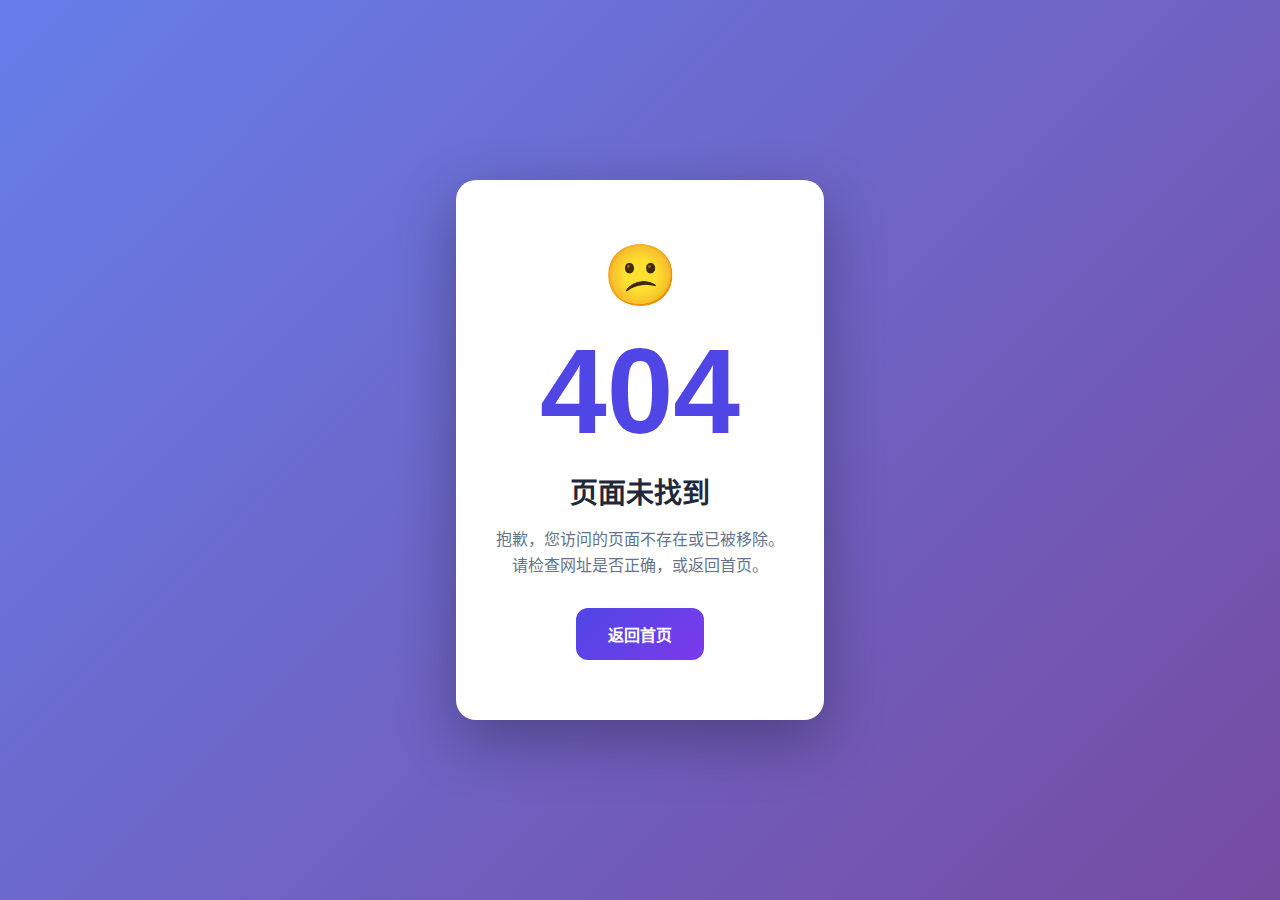
<file: webapp/404-en.html>
<!DOCTYPE html>
<html lang="zh-CN">
<head>
    <meta charset="UTF-8">
    <meta name="viewport" content="width=device-width, initial-scale=1.0">
    <title>404 - 页面未找到 | AiToWords</title>
    <meta name="description" content="抱歉，您访问的页面不存在。返回 AiToWords 首页继续使用 AI 对话转 Word 工具。">
    <meta name="robots" content="noindex, follow">
    
    <!-- Favicon -->
    <link rel="icon" type="image/png" href="extension/icons/icon128.png">
    
    <style>
        * {
            margin: 0;
            padding: 0;
            box-sizing: border-box;
        }
        body {
            font-family: -apple-system, BlinkMacSystemFont, 'Segoe UI', Roboto, 'Helvetica Neue', Arial, sans-serif;
            background: linear-gradient(135deg, #667eea 0%, #764ba2 100%);
            min-height: 100vh;
            display: flex;
            align-items: center;
            justify-content: center;
            padding: 20px;
        }
        .container {
            background: white;
            border-radius: 20px;
            padding: 60px 40px;
            text-align: center;
            max-width: 500px;
            box-shadow: 0 20px 60px rgba(0, 0, 0, 0.3);
        }
        .error-code {
            font-size: 120px;
            font-weight: 700;
            color: #4f46e5;
            line-height: 1;
            margin-bottom: 20px;
        }
        h1 {
            font-size: 28px;
            color: #1e293b;
            margin-bottom: 16px;
        }
        p {
            color: #64748b;
            font-size: 16px;
            line-height: 1.6;
            margin-bottom: 30px;
        }
        .btn {
            display: inline-block;
            background: linear-gradient(135deg, #4f46e5 0%, #7c3aed 100%);
            color: white;
            padding: 14px 32px;
            border-radius: 12px;
            text-decoration: none;
            font-weight: 600;
            font-size: 16px;
            transition: transform 0.2s, box-shadow 0.2s;
        }
        .btn:hover {
            transform: translateY(-2px);
            box-shadow: 0 10px 20px rgba(79, 70, 229, 0.3);
        }
        .icon {
            font-size: 60px;
            margin-bottom: 20px;
        }
    </style>
</head>
<body>
    <div class="container">
        <div class="icon">😕</div>
        <div class="error-code">404</div>
        <h1>页面未找到</h1>
        <p>抱歉，您访问的页面不存在或已被移除。<br>请检查网址是否正确，或返回首页。</p>
        <a href="/" class="btn">返回首页</a>
    </div>
</body>
</html>
</file>
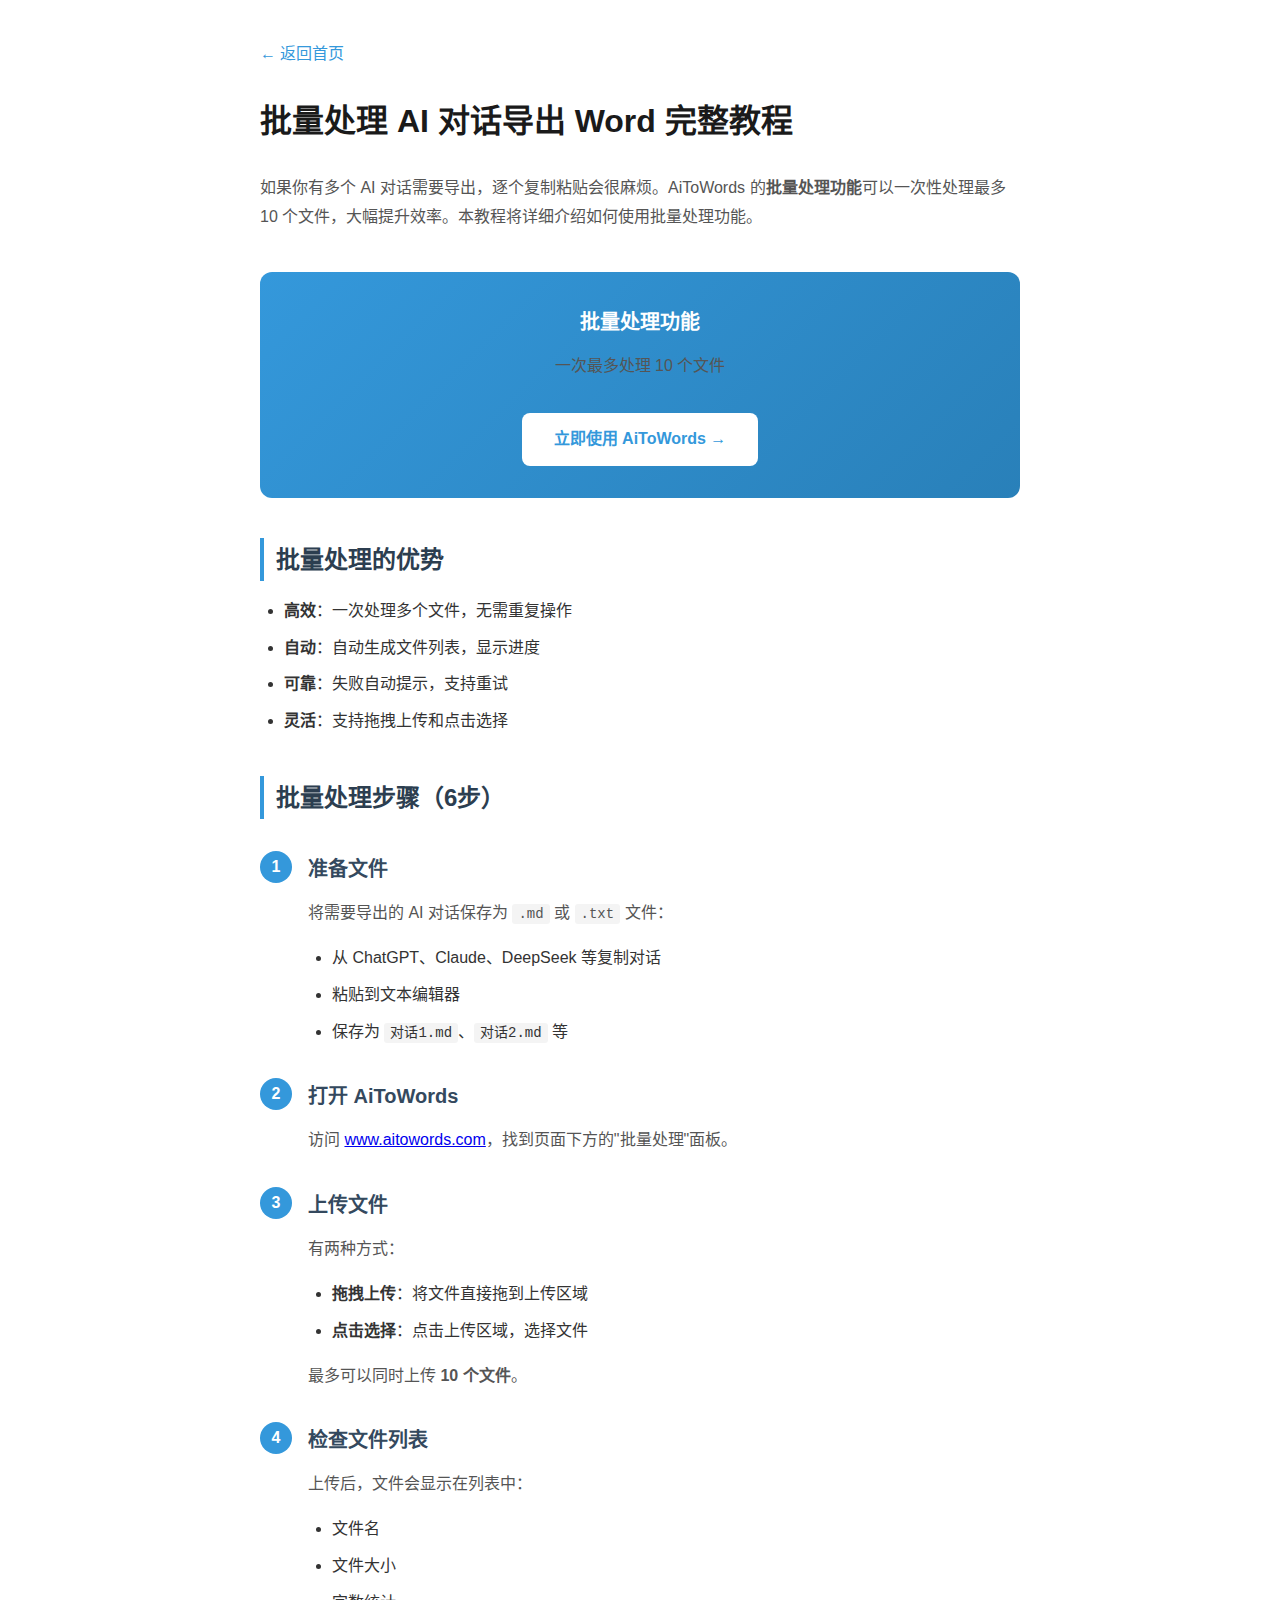
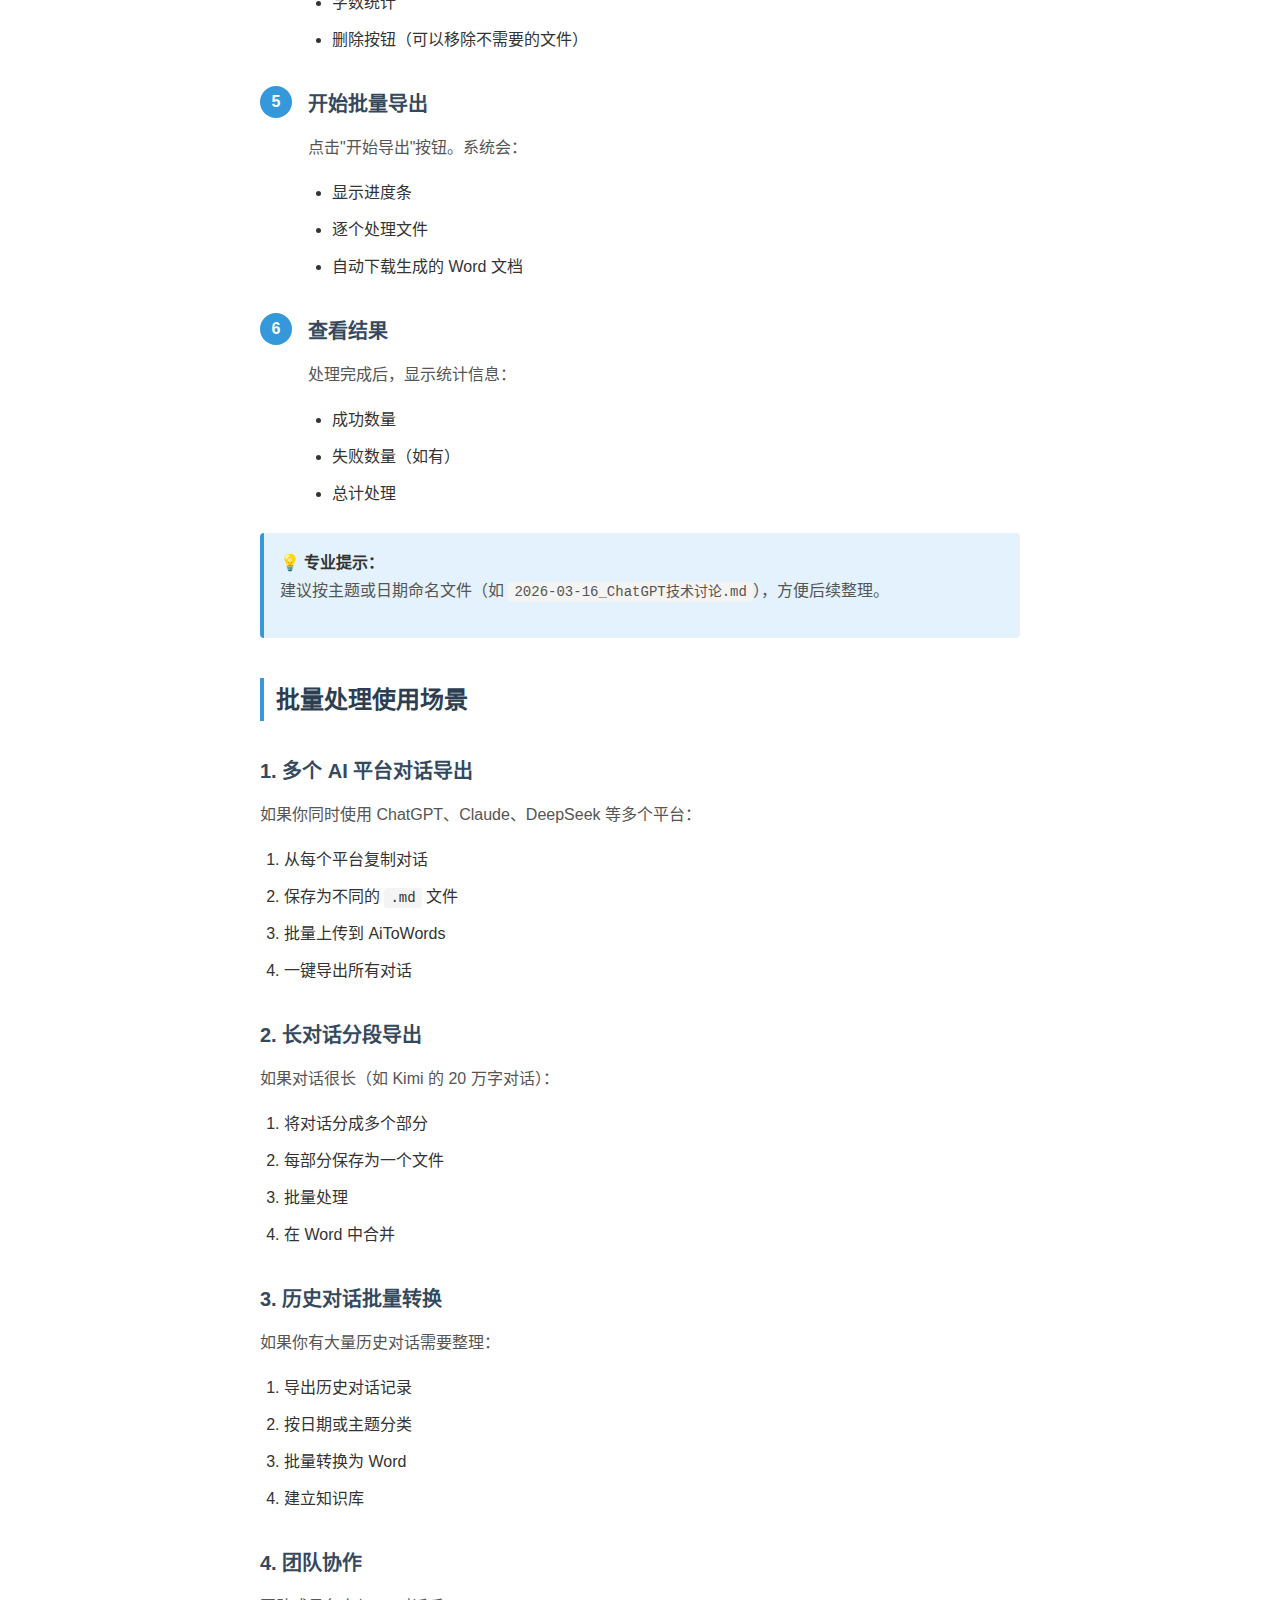
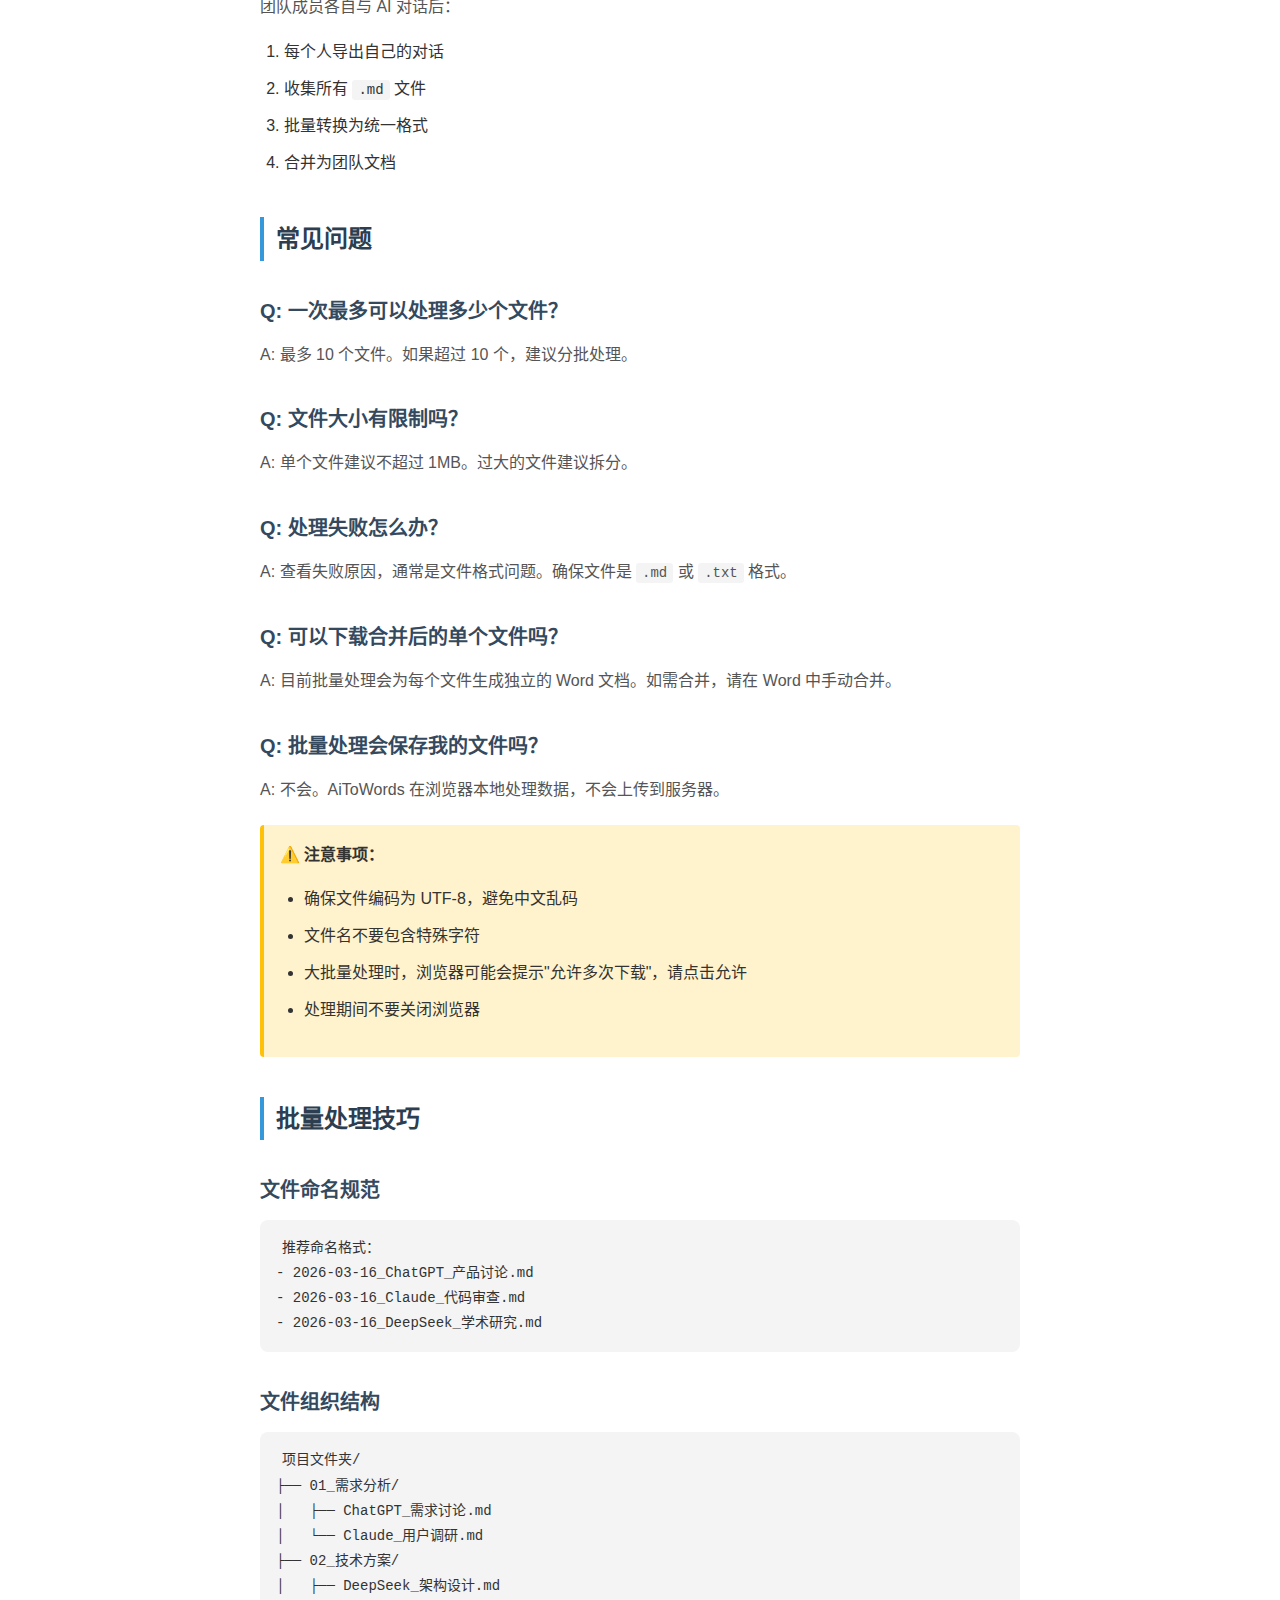
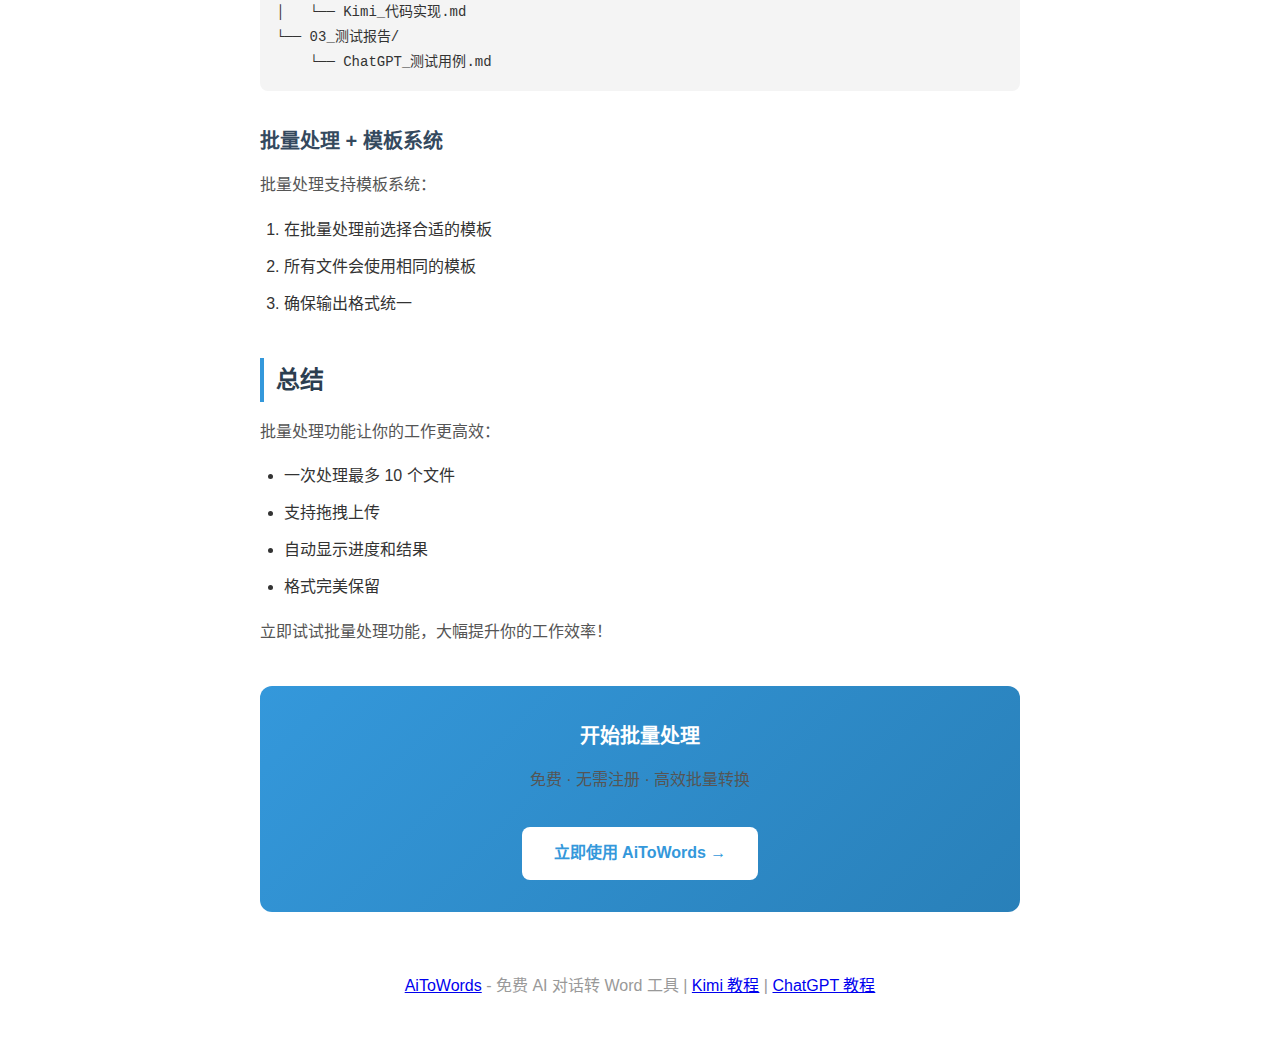
<file: webapp/batch-export.html>
<!DOCTYPE html>
<html lang="zh-CN">
<head>
    <meta charset="UTF-8">
    <meta name="viewport" content="width=device-width, initial-scale=1.0">
    <title>批量处理 AI 对话导出 Word 教程 | AiToWords 免费工具</title>
    <meta name="description" content="详细讲解如何使用 AiToWords 批量处理功能，一次性导出多个 AI 对话为 Word 文档。支持多文件上传，最多 10 个文件。">
    <meta name="keywords" content="批量导出Word,多文件转换,AI对话批量处理,Markdown批量转换">
    <link rel="canonical" href="https://www.aitowords.com/batch-export.html">
    <link rel="icon" type="image/png" href="extension/icons/icon128.png">
    
    <style>
        * { margin: 0; padding: 0; box-sizing: border-box; }
        body {
            font-family: -apple-system, BlinkMacSystemFont, 'Segoe UI', sans-serif;
            line-height: 1.8;
            color: #333;
            max-width: 800px;
            margin: 0 auto;
            padding: 40px 20px;
        }
        h1 { font-size: 32px; margin-bottom: 24px; color: #1a1a1a; }
        h2 { font-size: 24px; margin: 40px 0 16px; color: #2c3e50; border-left: 4px solid #3498db; padding-left: 12px; }
        h3 { font-size: 20px; margin: 32px 0 12px; color: #34495e; }
        p { margin-bottom: 16px; color: #555; }
        ul, ol { margin: 16px 0; padding-left: 24px; }
        li { margin-bottom: 8px; }
        code {
            background: #f4f4f4;
            padding: 2px 6px;
            border-radius: 3px;
            font-family: 'Courier New', monospace;
            font-size: 14px;
        }
        .tip-box {
            background: #e3f2fd;
            border-left: 4px solid #3498db;
            padding: 16px;
            margin: 20px 0;
            border-radius: 4px;
        }
        .warning-box {
            background: #fff3cd;
            border-left: 4px solid #ffc107;
            padding: 16px;
            margin: 20px 0;
            border-radius: 4px;
        }
        .cta-box {
            background: linear-gradient(135deg, #3498db 0%, #2980b9 100%);
            color: white;
            padding: 32px;
            border-radius: 12px;
            text-align: center;
            margin: 40px 0;
        }
        .cta-box h3 { color: white; margin-top: 0; }
        .cta-box a {
            display: inline-block;
            background: white;
            color: #3498db;
            padding: 12px 32px;
            border-radius: 8px;
            text-decoration: none;
            font-weight: 600;
            margin-top: 16px;
        }
        .steps { counter-reset: step; }
        .step {
            position: relative;
            padding-left: 48px;
            margin: 24px 0;
        }
        .step:before {
            counter-increment: step;
            content: counter(step);
            position: absolute;
            left: 0;
            top: 0;
            width: 32px;
            height: 32px;
            background: #3498db;
            color: white;
            border-radius: 50%;
            display: flex;
            align-items: center;
            justify-content: center;
            font-weight: bold;
        }
        .back-link {
            display: inline-block;
            margin-bottom: 24px;
            color: #3498db;
            text-decoration: none;
        }
        .back-link:hover { text-decoration: underline; }
    </style>
</head>
<body>
    <a href="/" class="back-link">← 返回首页</a>
    
    <h1>批量处理 AI 对话导出 Word 完整教程</h1>
    
    <p>如果你有多个 AI 对话需要导出，逐个复制粘贴会很麻烦。AiToWords 的<strong>批量处理功能</strong>可以一次性处理最多 10 个文件，大幅提升效率。本教程将详细介绍如何使用批量处理功能。</p>
    
    <div class="cta-box">
        <h3>批量处理功能</h3>
        <p>一次最多处理 10 个文件</p>
        <a href="/">立即使用 AiToWords →</a>
    </div>
    
    <h2>批量处理的优势</h2>
    
    <ul>
        <li><strong>高效</strong>：一次处理多个文件，无需重复操作</li>
        <li><strong>自动</strong>：自动生成文件列表，显示进度</li>
        <li><strong>可靠</strong>：失败自动提示，支持重试</li>
        <li><strong>灵活</strong>：支持拖拽上传和点击选择</li>
    </ul>
    
    <h2>批量处理步骤（6步）</h2>
    
    <div class="steps">
        <div class="step">
            <h3>准备文件</h3>
            <p>将需要导出的 AI 对话保存为 <code>.md</code> 或 <code>.txt</code> 文件：</p>
            <ul>
                <li>从 ChatGPT、Claude、DeepSeek 等复制对话</li>
                <li>粘贴到文本编辑器</li>
                <li>保存为 <code>对话1.md</code>、<code>对话2.md</code> 等</li>
            </ul>
        </div>
        
        <div class="step">
            <h3>打开 AiToWords</h3>
            <p>访问 <a href="/">www.aitowords.com</a>，找到页面下方的"批量处理"面板。</p>
        </div>
        
        <div class="step">
            <h3>上传文件</h3>
            <p>有两种方式：</p>
            <ul>
                <li><strong>拖拽上传</strong>：将文件直接拖到上传区域</li>
                <li><strong>点击选择</strong>：点击上传区域，选择文件</li>
            </ul>
            <p>最多可以同时上传 <strong>10 个文件</strong>。</p>
        </div>
        
        <div class="step">
            <h3>检查文件列表</h3>
            <p>上传后，文件会显示在列表中：</p>
            <ul>
                <li>文件名</li>
                <li>文件大小</li>
                <li>字数统计</li>
                <li>删除按钮（可以移除不需要的文件）</li>
            </ul>
        </div>
        
        <div class="step">
            <h3>开始批量导出</h3>
            <p>点击"开始导出"按钮。系统会：</p>
            <ul>
                <li>显示进度条</li>
                <li>逐个处理文件</li>
                <li>自动下载生成的 Word 文档</li>
            </ul>
        </div>
        
        <div class="step">
            <h3>查看结果</h3>
            <p>处理完成后，显示统计信息：</p>
            <ul>
                <li>成功数量</li>
                <li>失败数量（如有）</li>
                <li>总计处理</li>
            </ul>
        </div>
    </div>
    
    <div class="tip-box">
        <strong>💡 专业提示：</strong>
        <p>建议按主题或日期命名文件（如 <code>2026-03-16_ChatGPT技术讨论.md</code>），方便后续整理。</p>
    </div>
    
    <h2>批量处理使用场景</h2>
    
    <h3>1. 多个 AI 平台对话导出</h3>
    <p>如果你同时使用 ChatGPT、Claude、DeepSeek 等多个平台：</p>
    <ol>
        <li>从每个平台复制对话</li>
        <li>保存为不同的 <code>.md</code> 文件</li>
        <li>批量上传到 AiToWords</li>
        <li>一键导出所有对话</li>
    </ol>
    
    <h3>2. 长对话分段导出</h3>
    <p>如果对话很长（如 Kimi 的 20 万字对话）：</p>
    <ol>
        <li>将对话分成多个部分</li>
        <li>每部分保存为一个文件</li>
        <li>批量处理</li>
        <li>在 Word 中合并</li>
    </ol>
    
    <h3>3. 历史对话批量转换</h3>
    <p>如果你有大量历史对话需要整理：</p>
    <ol>
        <li>导出历史对话记录</li>
        <li>按日期或主题分类</li>
        <li>批量转换为 Word</li>
        <li>建立知识库</li>
    </ol>
    
    <h3>4. 团队协作</h3>
    <p>团队成员各自与 AI 对话后：</p>
    <ol>
        <li>每个人导出自己的对话</li>
        <li>收集所有 <code>.md</code> 文件</li>
        <li>批量转换为统一格式</li>
        <li>合并为团队文档</li>
    </ol>
    
    <h2>常见问题</h2>
    
    <h3>Q: 一次最多可以处理多少个文件？</h3>
    <p>A: 最多 10 个文件。如果超过 10 个，建议分批处理。</p>
    
    <h3>Q: 文件大小有限制吗？</h3>
    <p>A: 单个文件建议不超过 1MB。过大的文件建议拆分。</p>
    
    <h3>Q: 处理失败怎么办？</h3>
    <p>A: 查看失败原因，通常是文件格式问题。确保文件是 <code>.md</code> 或 <code>.txt</code> 格式。</p>
    
    <h3>Q: 可以下载合并后的单个文件吗？</h3>
    <p>A: 目前批量处理会为每个文件生成独立的 Word 文档。如需合并，请在 Word 中手动合并。</p>
    
    <h3>Q: 批量处理会保存我的文件吗？</h3>
    <p>A: 不会。AiToWords 在浏览器本地处理数据，不会上传到服务器。</p>
    
    <div class="warning-box">
        <strong>⚠️ 注意事项：</strong>
        <ul>
            <li>确保文件编码为 UTF-8，避免中文乱码</li>
            <li>文件名不要包含特殊字符</li>
            <li>大批量处理时，浏览器可能会提示"允许多次下载"，请点击允许</li>
            <li>处理期间不要关闭浏览器</li>
        </ul>
    </div>
    
    <h2>批量处理技巧</h2>
    
    <h3>文件命名规范</h3>
    <pre style="background: #f4f4f4; padding: 16px; border-radius: 8px;"><code>推荐命名格式：
- 2026-03-16_ChatGPT_产品讨论.md
- 2026-03-16_Claude_代码审查.md
- 2026-03-16_DeepSeek_学术研究.md</code></pre>
    
    <h3>文件组织结构</h3>
    <pre style="background: #f4f4f4; padding: 16px; border-radius: 8px;"><code>项目文件夹/
├── 01_需求分析/
│   ├── ChatGPT_需求讨论.md
│   └── Claude_用户调研.md
├── 02_技术方案/
│   ├── DeepSeek_架构设计.md
│   └── Kimi_代码实现.md
└── 03_测试报告/
    └── ChatGPT_测试用例.md</code></pre>
    
    <h3>批量处理 + 模板系统</h3>
    <p>批量处理支持模板系统：</p>
    <ol>
        <li>在批量处理前选择合适的模板</li>
        <li>所有文件会使用相同的模板</li>
        <li>确保输出格式统一</li>
    </ol>
    
    <h2>总结</h2>
    
    <p>批量处理功能让你的工作更高效：</p>
    <ul>
        <li>一次处理最多 10 个文件</li>
        <li>支持拖拽上传</li>
        <li>自动显示进度和结果</li>
        <li>格式完美保留</li>
    </ul>
    
    <p>立即试试批量处理功能，大幅提升你的工作效率！</p>
    
    <div class="cta-box">
        <h3>开始批量处理</h3>
        <p>免费 · 无需注册 · 高效批量转换</p>
        <a href="/">立即使用 AiToWords →</a>
    </div>
    
    <p style="text-align: center; color: #999; margin-top: 60px;">
        <a href="/">AiToWords</a> - 免费 AI 对话转 Word 工具 | 
        <a href="kimi-to-word.html">Kimi 教程</a> | 
        <a href="chatgpt-to-word.html">ChatGPT 教程</a>
    </p>
    
    <!-- Google tag (gtag.js) -->
    <script async src="https://www.googletagmanager.com/gtag/js?id=G-71C191VNS7"></script>
    <script>
        window.dataLayer = window.dataLayer || [];
        function gtag(){dataLayer.push(arguments);}
        gtag('js', new Date());
        gtag('config', 'G-71C191VNS7');
    </script>
</body>
</html>
</file>
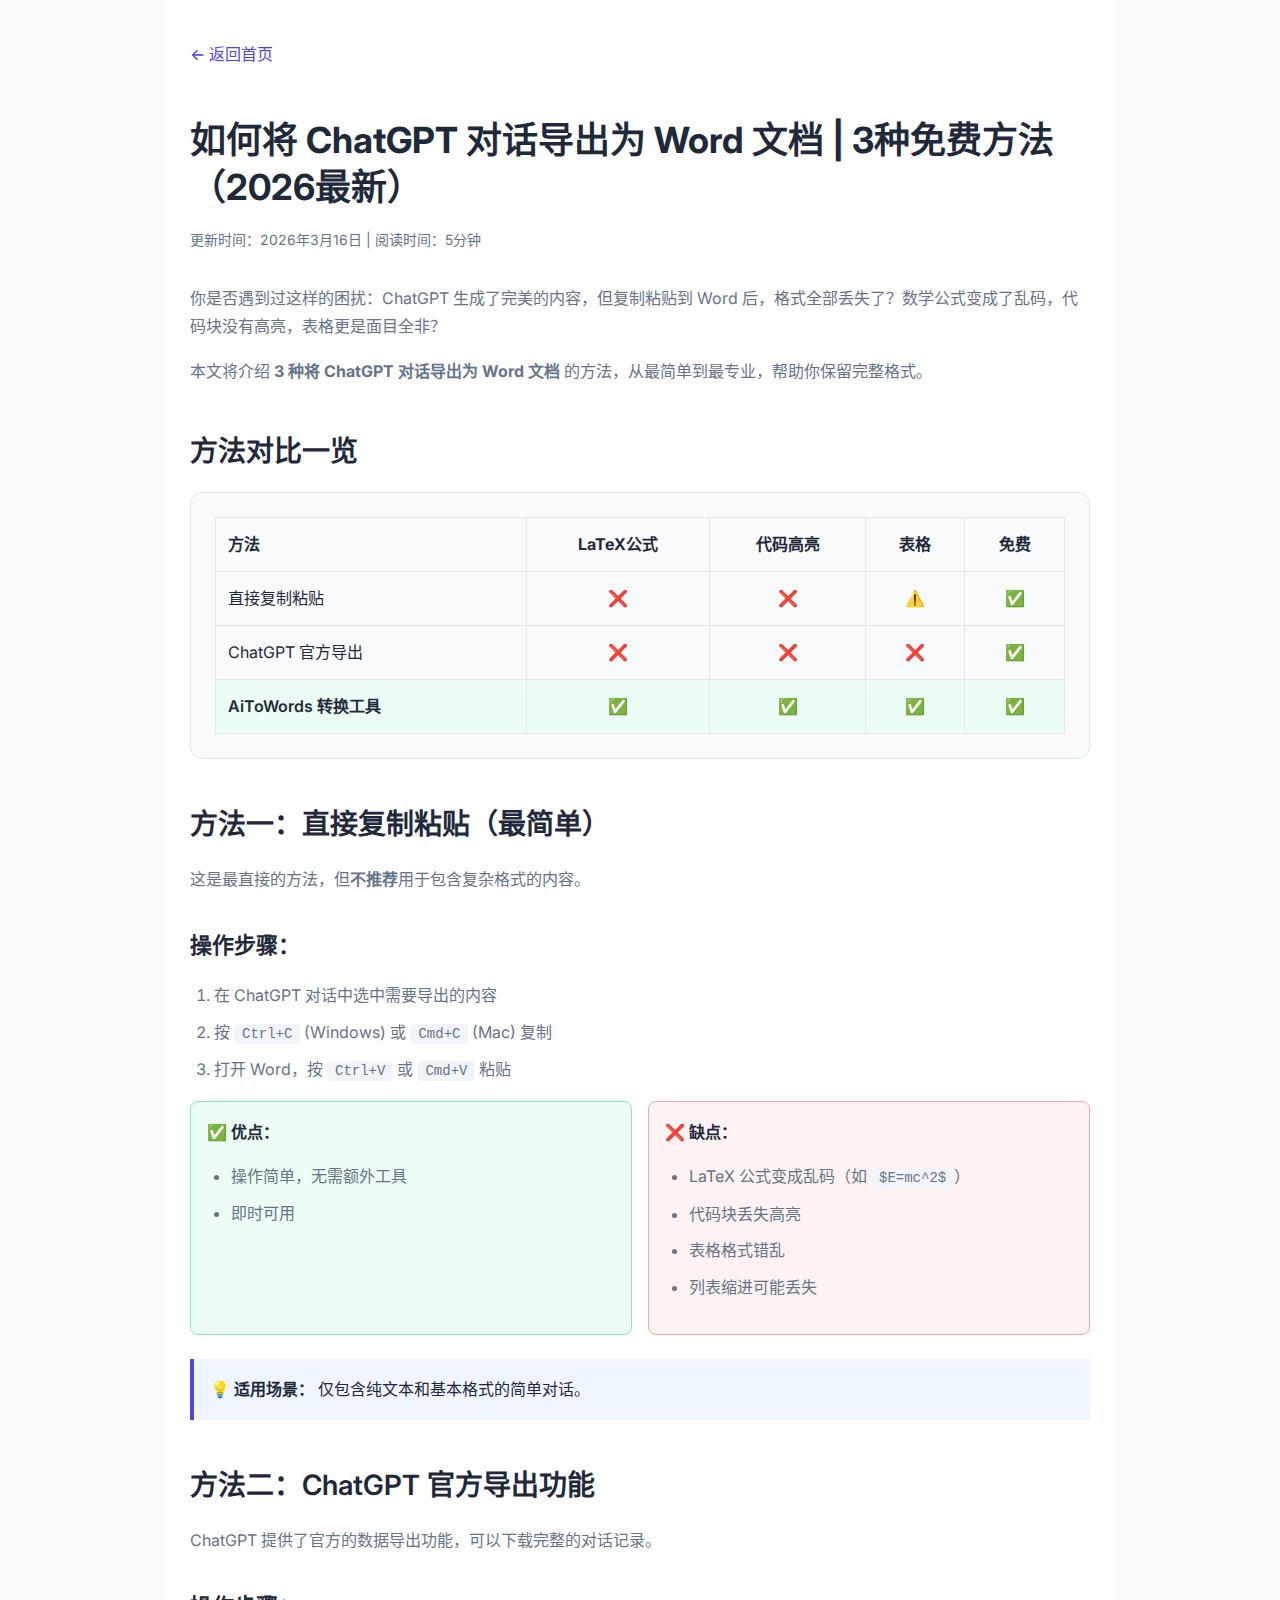
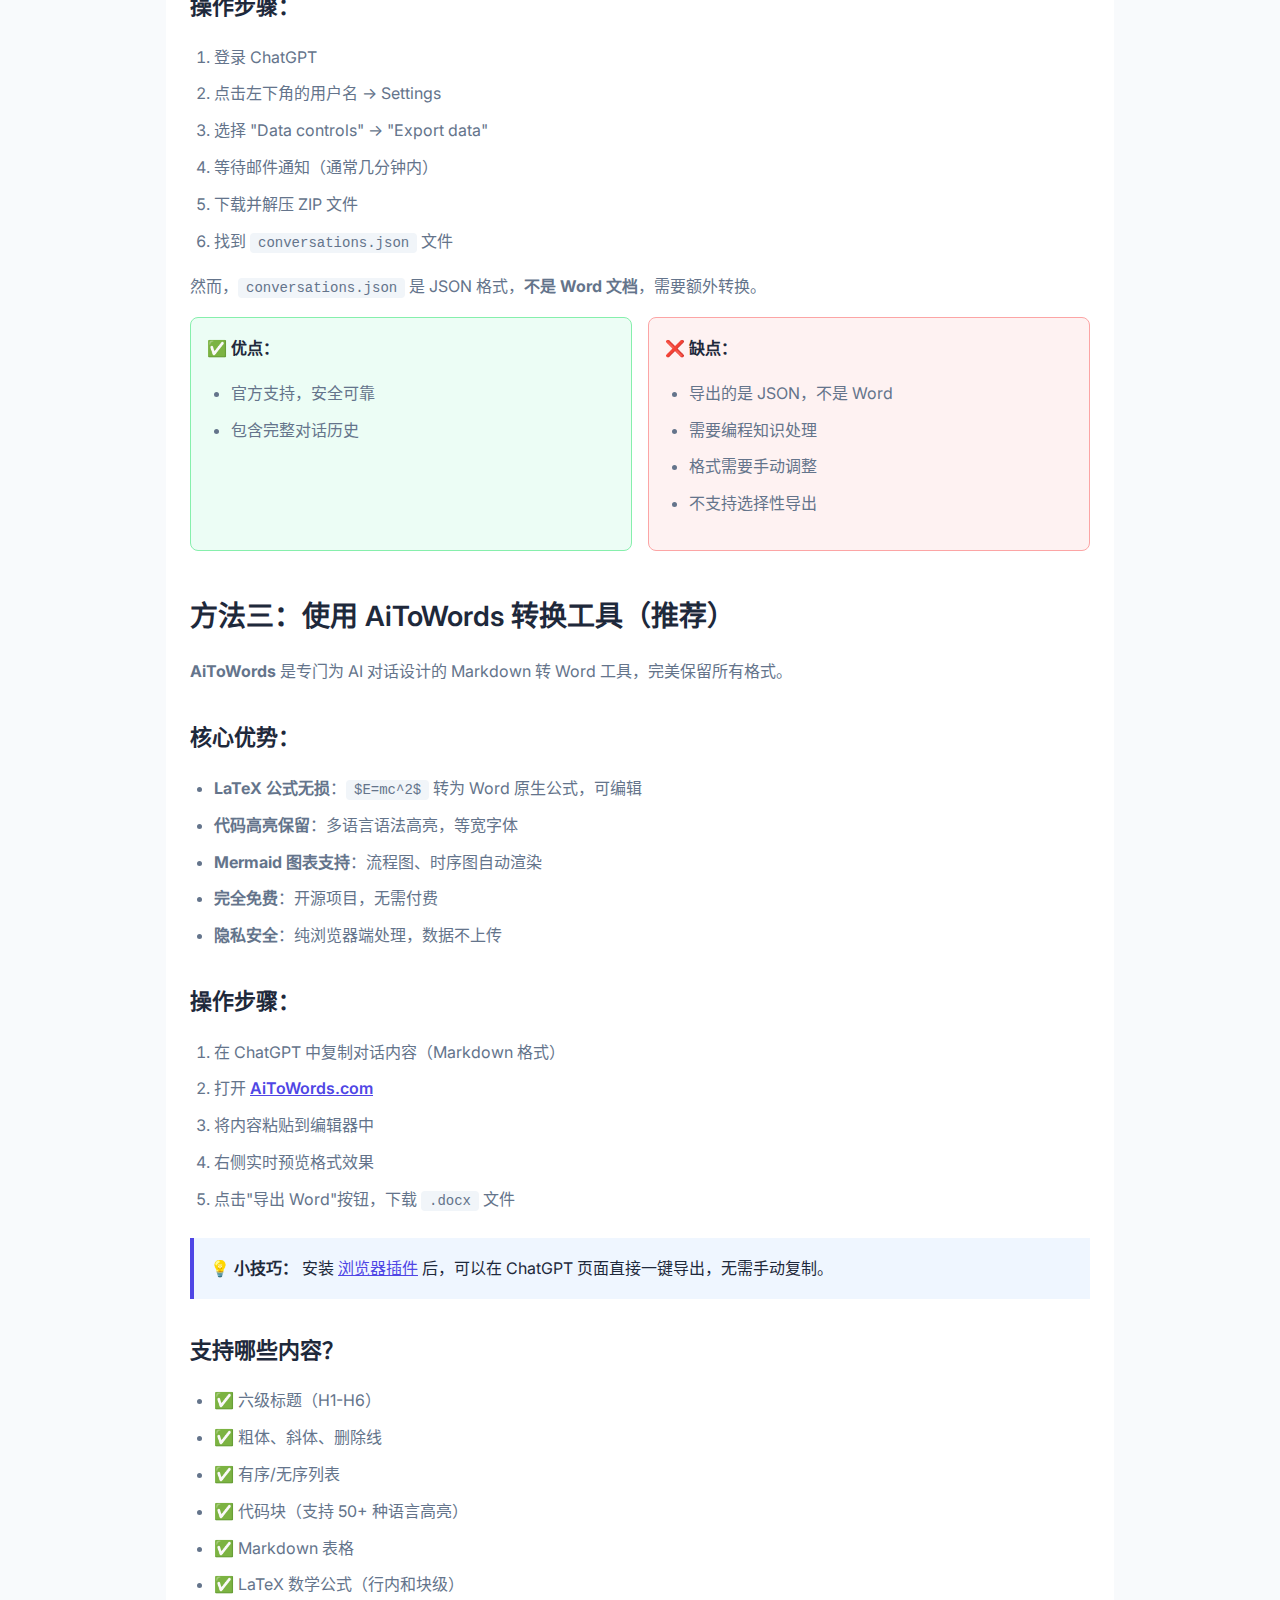
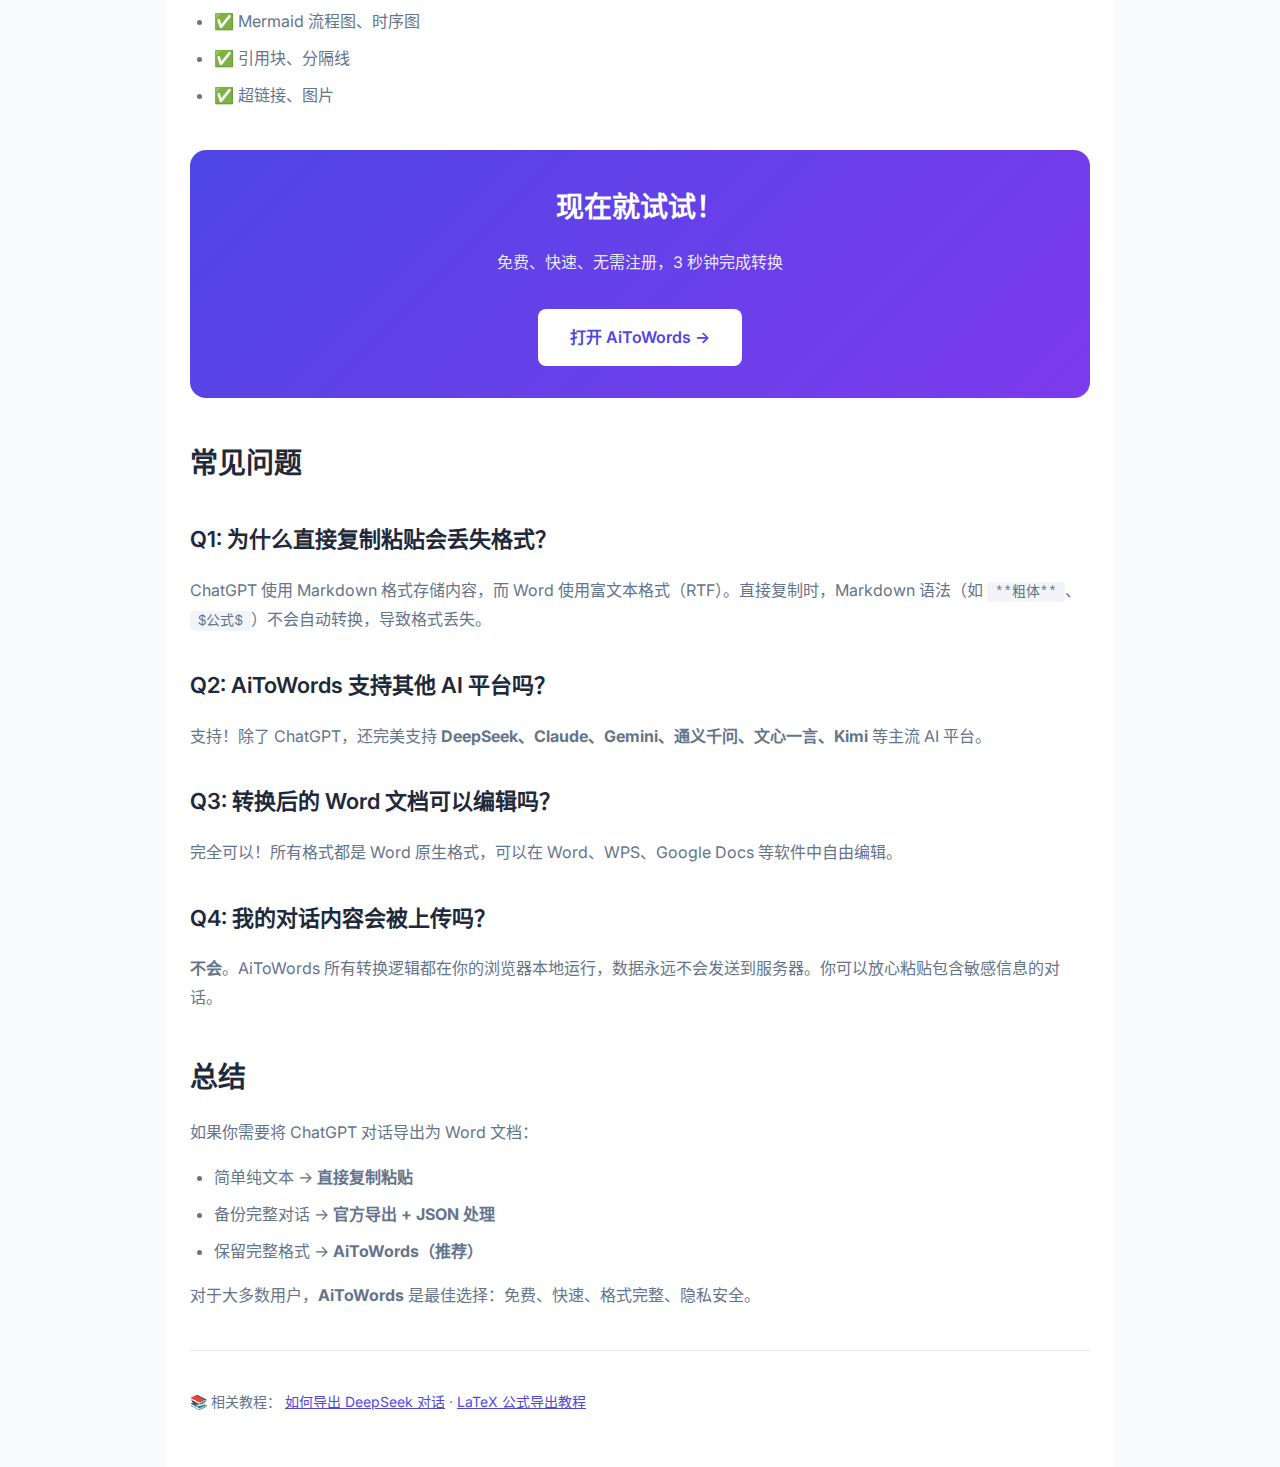
<file: webapp/chatgpt-to-word.html>
<!DOCTYPE html>
<html lang="zh-CN">
<head>
    <meta charset="UTF-8">
    <meta name="viewport" content="width=device-width, initial-scale=1.0">
    <title>如何将 ChatGPT 对话导出为 Word 文档 | 3种免费方法（2026最新）</title>
    <meta name="description" content="详解3种将ChatGPT对话导出为Word文档的方法：直接复制、官方导出、AiToWords转换工具。保留格式、支持LaTeX公式、代码高亮、完全免费。">
    <meta name="keywords" content="ChatGPT导出Word,ChatGPT转Word,ChatGPT对话导出,ChatGPT转docx,ChatGPT保存为Word">
    <link rel="canonical" href="https://www.aitowords.com/chatgpt-to-word.html">
    <link rel="icon" type="image/png" href="extension/icons/icon128.png">
    <link href="https://fonts.googleapis.com/css2?family=Inter:wght@400;500;600;700&display=swap" rel="stylesheet">
    
    <style>
        :root {
            --primary: #4f46e5;
            --text-primary: #1e293b;
            --text-secondary: #64748b;
            --bg-primary: #ffffff;
            --bg-secondary: #f8fafc;
            --border: #e2e8f0;
        }
        
        body {
            font-family: 'Inter', -apple-system, BlinkMacSystemFont, sans-serif;
            line-height: 1.8;
            color: var(--text-primary);
            background: var(--bg-secondary);
            margin: 0;
            padding: 0;
        }
        
        .container {
            max-width: 900px;
            margin: 0 auto;
            padding: 40px 24px;
            background: var(--bg-primary);
            min-height: 100vh;
        }
        
        .back-link {
            display: inline-flex;
            align-items: center;
            gap: 6px;
            margin-bottom: 24px;
            color: var(--primary);
            text-decoration: none;
            font-weight: 500;
        }
        
        .back-link:hover {
            text-decoration: underline;
        }
        
        h1 {
            font-size: 36px;
            font-weight: 700;
            color: var(--text-primary);
            margin-bottom: 16px;
            line-height: 1.3;
        }
        
        .meta {
            color: var(--text-secondary);
            font-size: 14px;
            margin-bottom: 32px;
        }
        
        h2 {
            font-size: 28px;
            font-weight: 600;
            color: var(--text-primary);
            margin-top: 40px;
            margin-bottom: 16px;
        }
        
        h3 {
            font-size: 22px;
            font-weight: 600;
            color: var(--text-primary);
            margin-top: 32px;
            margin-bottom: 12px;
        }
        
        p {
            margin-bottom: 16px;
            color: var(--text-secondary);
        }
        
        ul, ol {
            margin-bottom: 16px;
            padding-left: 24px;
        }
        
        li {
            margin-bottom: 8px;
            color: var(--text-secondary);
        }
        
        .method-card {
            background: var(--bg-secondary);
            border: 1px solid var(--border);
            border-radius: 12px;
            padding: 24px;
            margin-bottom: 24px;
        }
        
        .method-card h3 {
            margin-top: 0;
        }
        
        .pros-cons {
            display: grid;
            grid-template-columns: 1fr 1fr;
            gap: 16px;
            margin-top: 16px;
        }
        
        .pros, .cons {
            padding: 16px;
            border-radius: 8px;
        }
        
        .pros {
            background: #ecfdf5;
            border: 1px solid #86efac;
        }
        
        .cons {
            background: #fef2f2;
            border: 1px solid #fca5a5;
        }
        
        .cta-box {
            background: linear-gradient(135deg, var(--primary) 0%, #7c3aed 100%);
            color: white;
            padding: 32px;
            border-radius: 16px;
            text-align: center;
            margin-top: 40px;
        }
        
        .cta-box h2 {
            color: white;
            margin-top: 0;
        }
        
        .cta-box p {
            color: rgba(255, 255, 255, 0.9);
        }
        
        .cta-button {
            display: inline-block;
            background: white;
            color: var(--primary);
            padding: 14px 32px;
            border-radius: 8px;
            text-decoration: none;
            font-weight: 600;
            margin-top: 16px;
            transition: transform 0.2s;
        }
        
        .cta-button:hover {
            transform: translateY(-2px);
        }
        
        .highlight-box {
            background: #eff6ff;
            border-left: 4px solid var(--primary);
            padding: 16px;
            margin: 24px 0;
        }
        
        code {
            background: #f1f5f9;
            padding: 2px 8px;
            border-radius: 4px;
            font-family: 'Monaco', 'Consolas', monospace;
            font-size: 14px;
        }
        
        @media (max-width: 768px) {
            .container {
                padding: 24px 16px;
            }
            
            h1 {
                font-size: 28px;
            }
            
            h2 {
                font-size: 24px;
            }
            
            .pros-cons {
                grid-template-columns: 1fr;
            }
        }
    </style>
</head>
<body>
    <div class="container">
        <a href="/" class="back-link">← 返回首页</a>
        
        <h1>如何将 ChatGPT 对话导出为 Word 文档 | 3种免费方法（2026最新）</h1>
        
        <div class="meta">
            更新时间：2026年3月16日 | 阅读时间：5分钟
        </div>
        
        <p>你是否遇到过这样的困扰：ChatGPT 生成了完美的内容，但复制粘贴到 Word 后，格式全部丢失了？数学公式变成了乱码，代码块没有高亮，表格更是面目全非？</p>
        
        <p>本文将介绍 <strong>3 种将 ChatGPT 对话导出为 Word 文档</strong> 的方法，从最简单到最专业，帮助你保留完整格式。</p>
        
        <h2>方法对比一览</h2>
        
        <div class="method-card">
            <table style="width: 100%; border-collapse: collapse;">
                <tr style="background: var(--bg-secondary);">
                    <th style="padding: 12px; text-align: left; border: 1px solid var(--border);">方法</th>
                    <th style="padding: 12px; text-align: center; border: 1px solid var(--border);">LaTeX公式</th>
                    <th style="padding: 12px; text-align: center; border: 1px solid var(--border);">代码高亮</th>
                    <th style="padding: 12px; text-align: center; border: 1px solid var(--border);">表格</th>
                    <th style="padding: 12px; text-align: center; border: 1px solid var(--border);">免费</th>
                </tr>
                <tr>
                    <td style="padding: 12px; border: 1px solid var(--border);">直接复制粘贴</td>
                    <td style="padding: 12px; text-align: center; border: 1px solid var(--border);">❌</td>
                    <td style="padding: 12px; text-align: center; border: 1px solid var(--border);">❌</td>
                    <td style="padding: 12px; text-align: center; border: 1px solid var(--border);">⚠️</td>
                    <td style="padding: 12px; text-align: center; border: 1px solid var(--border);">✅</td>
                </tr>
                <tr>
                    <td style="padding: 12px; border: 1px solid var(--border);">ChatGPT 官方导出</td>
                    <td style="padding: 12px; text-align: center; border: 1px solid var(--border);">❌</td>
                    <td style="padding: 12px; text-align: center; border: 1px solid var(--border);">❌</td>
                    <td style="padding: 12px; text-align: center; border: 1px solid var(--border);">❌</td>
                    <td style="padding: 12px; text-align: center; border: 1px solid var(--border);">✅</td>
                </tr>
                <tr style="background: #ecfdf5;">
                    <td style="padding: 12px; border: 1px solid var(--border); font-weight: 600;">AiToWords 转换工具</td>
                    <td style="padding: 12px; text-align: center; border: 1px solid var(--border); font-weight: 600;">✅</td>
                    <td style="padding: 12px; text-align: center; border: 1px solid var(--border); font-weight: 600;">✅</td>
                    <td style="padding: 12px; text-align: center; border: 1px solid var(--border); font-weight: 600;">✅</td>
                    <td style="padding: 12px; text-align: center; border: 1px solid var(--border); font-weight: 600;">✅</td>
                </tr>
            </table>
        </div>
        
        <h2>方法一：直接复制粘贴（最简单）</h2>
        
        <p>这是最直接的方法，但<strong>不推荐</strong>用于包含复杂格式的内容。</p>
        
        <h3>操作步骤：</h3>
        <ol>
            <li>在 ChatGPT 对话中选中需要导出的内容</li>
            <li>按 <code>Ctrl+C</code> (Windows) 或 <code>Cmd+C</code> (Mac) 复制</li>
            <li>打开 Word，按 <code>Ctrl+V</code> 或 <code>Cmd+V</code> 粘贴</li>
        </ol>
        
        <div class="pros-cons">
            <div class="pros">
                <strong>✅ 优点：</strong>
                <ul>
                    <li>操作简单，无需额外工具</li>
                    <li>即时可用</li>
                </ul>
            </div>
            <div class="cons">
                <strong>❌ 缺点：</strong>
                <ul>
                    <li>LaTeX 公式变成乱码（如 <code>$E=mc^2$</code>）</li>
                    <li>代码块丢失高亮</li>
                    <li>表格格式错乱</li>
                    <li>列表缩进可能丢失</li>
                </ul>
            </div>
        </div>
        
        <div class="highlight-box">
            <strong>💡 适用场景：</strong> 仅包含纯文本和基本格式的简单对话。
        </div>
        
        <h2>方法二：ChatGPT 官方导出功能</h2>
        
        <p>ChatGPT 提供了官方的数据导出功能，可以下载完整的对话记录。</p>
        
        <h3>操作步骤：</h3>
        <ol>
            <li>登录 ChatGPT</li>
            <li>点击左下角的用户名 → Settings</li>
            <li>选择 "Data controls" → "Export data"</li>
            <li>等待邮件通知（通常几分钟内）</li>
            <li>下载并解压 ZIP 文件</li>
            <li>找到 <code>conversations.json</code> 文件</li>
        </ol>
        
        <p>然而，<code>conversations.json</code> 是 JSON 格式，<strong>不是 Word 文档</strong>，需要额外转换。</p>
        
        <div class="pros-cons">
            <div class="pros">
                <strong>✅ 优点：</strong>
                <ul>
                    <li>官方支持，安全可靠</li>
                    <li>包含完整对话历史</li>
                </ul>
            </div>
            <div class="cons">
                <strong>❌ 缺点：</strong>
                <ul>
                    <li>导出的是 JSON，不是 Word</li>
                    <li>需要编程知识处理</li>
                    <li>格式需要手动调整</li>
                    <li>不支持选择性导出</li>
                </ul>
            </div>
        </div>
        
        <h2>方法三：使用 AiToWords 转换工具（推荐）</h2>
        
        <p><strong>AiToWords</strong> 是专门为 AI 对话设计的 Markdown 转 Word 工具，完美保留所有格式。</p>
        
        <h3>核心优势：</h3>
        <ul>
            <li><strong>LaTeX 公式无损</strong>：<code>$E=mc^2$</code> 转为 Word 原生公式，可编辑</li>
            <li><strong>代码高亮保留</strong>：多语言语法高亮，等宽字体</li>
            <li><strong>Mermaid 图表支持</strong>：流程图、时序图自动渲染</li>
            <li><strong>完全免费</strong>：开源项目，无需付费</li>
            <li><strong>隐私安全</strong>：纯浏览器端处理，数据不上传</li>
        </ul>
        
        <h3>操作步骤：</h3>
        <ol>
            <li>在 ChatGPT 中复制对话内容（Markdown 格式）</li>
            <li>打开 <a href="https://www.aitowords.com" style="color: var(--primary); font-weight: 600;">AiToWords.com</a></li>
            <li>将内容粘贴到编辑器中</li>
            <li>右侧实时预览格式效果</li>
            <li>点击"导出 Word"按钮，下载 <code>.docx</code> 文件</li>
        </ol>
        
        <div class="highlight-box">
            <strong>💡 小技巧：</strong> 安装 <a href="install.html" style="color: var(--primary);">浏览器插件</a> 后，可以在 ChatGPT 页面直接一键导出，无需手动复制。
        </div>
        
        <h3>支持哪些内容？</h3>
        
        <ul>
            <li>✅ 六级标题（H1-H6）</li>
            <li>✅ 粗体、斜体、删除线</li>
            <li>✅ 有序/无序列表</li>
            <li>✅ 代码块（支持 50+ 种语言高亮）</li>
            <li>✅ Markdown 表格</li>
            <li>✅ LaTeX 数学公式（行内和块级）</li>
            <li>✅ Mermaid 流程图、时序图</li>
            <li>✅ 引用块、分隔线</li>
            <li>✅ 超链接、图片</li>
        </ul>
        
        <div class="cta-box">
            <h2>现在就试试！</h2>
            <p>免费、快速、无需注册，3 秒钟完成转换</p>
            <a href="/" class="cta-button">打开 AiToWords →</a>
        </div>
        
        <h2>常见问题</h2>
        
        <h3>Q1: 为什么直接复制粘贴会丢失格式？</h3>
        <p>ChatGPT 使用 Markdown 格式存储内容，而 Word 使用富文本格式（RTF）。直接复制时，Markdown 语法（如 <code>**粗体**</code>、<code>$公式$</code>）不会自动转换，导致格式丢失。</p>
        
        <h3>Q2: AiToWords 支持其他 AI 平台吗？</h3>
        <p>支持！除了 ChatGPT，还完美支持 <strong>DeepSeek、Claude、Gemini、通义千问、文心一言、Kimi</strong> 等主流 AI 平台。</p>
        
        <h3>Q3: 转换后的 Word 文档可以编辑吗？</h3>
        <p>完全可以！所有格式都是 Word 原生格式，可以在 Word、WPS、Google Docs 等软件中自由编辑。</p>
        
        <h3>Q4: 我的对话内容会被上传吗？</h3>
        <p><strong>不会</strong>。AiToWords 所有转换逻辑都在你的浏览器本地运行，数据永远不会发送到服务器。你可以放心粘贴包含敏感信息的对话。</p>
        
        <h2>总结</h2>
        
        <p>如果你需要将 ChatGPT 对话导出为 Word 文档：</p>
        
        <ul>
            <li>简单纯文本 → <strong>直接复制粘贴</strong></li>
            <li>备份完整对话 → <strong>官方导出 + JSON 处理</strong></li>
            <li>保留完整格式 → <strong>AiToWords（推荐）</strong></li>
        </ul>
        
        <p>对于大多数用户，<strong>AiToWords</strong> 是最佳选择：免费、快速、格式完整、隐私安全。</p>
        
        <div style="margin-top: 40px; padding-top: 24px; border-top: 1px solid var(--border);">
            <p style="font-size: 14px; color: var(--text-secondary);">
                📚 相关教程：
                <a href="deepseek-to-word.html" style="color: var(--primary);">如何导出 DeepSeek 对话</a> ·
                <a href="latex-formula-word.html" style="color: var(--primary);">LaTeX 公式导出教程</a>
            </p>
        </div>
    </div>
    
    <!-- Google tag (gtag.js) -->
    <script async src="https://www.googletagmanager.com/gtag/js?id=G-71C191VNS7"></script>
    <script>
        window.dataLayer = window.dataLayer || [];
        function gtag(){dataLayer.push(arguments);}
        gtag('js', new Date());
        gtag('config', 'G-71C191VNS7');
    </script>
</body>
</html>
</file>
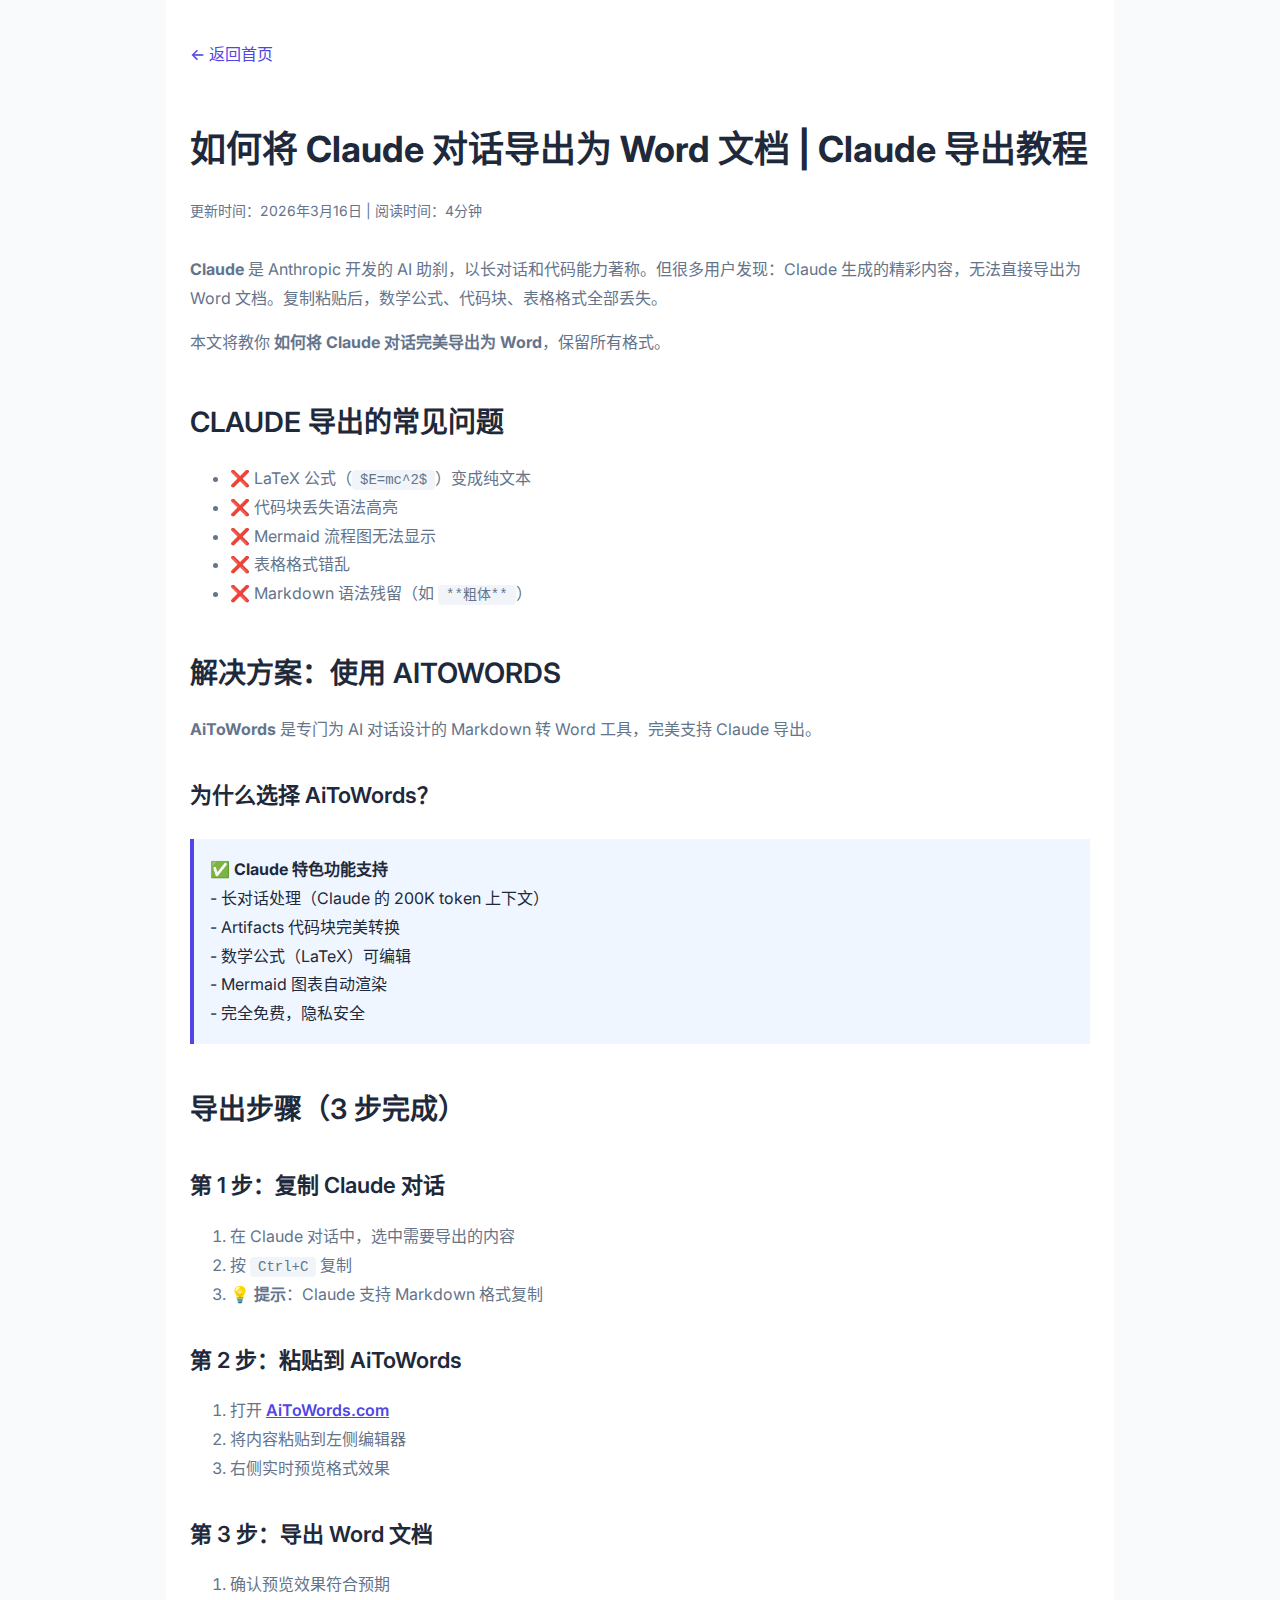
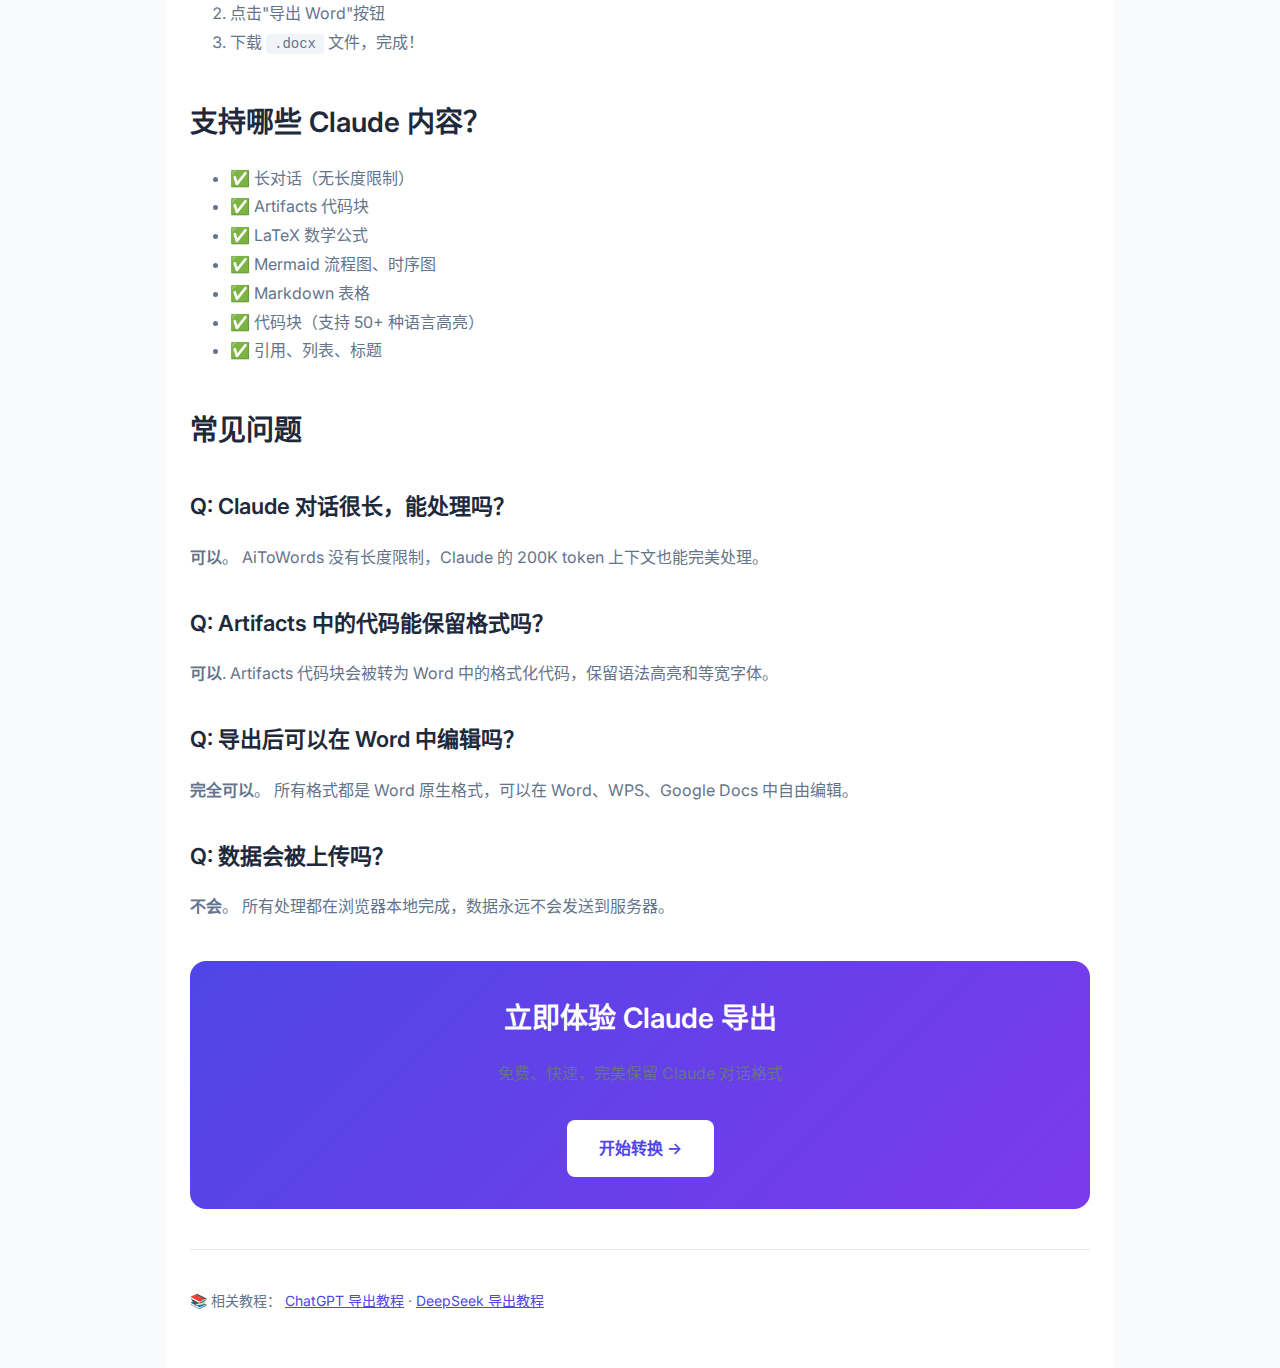
<file: webapp/claude-to-word.html>
<!DOCTYPE html>
<html lang="zh-CN">
<head>
    <meta charset="UTF-8">
    <meta name="viewport" content="width=device-width, initial-scale=1.0">
    <title>如何将 Claude 对话导出为 Word 文档 | Claude 导出教程</title>
    <meta name="description" content="详细教程：如何将Claude对话完美导出为Word文档，保留LaTeX公式、代码高亮、Mermaid图表。免费在线工具，3步完成。">
    <meta name="keywords" content="Claude导出Word,Claude转Word,Claude对话导出,Anthropic Claude,Word导出">
    <link rel="canonical" href="https://www.aitowords.com/claude-to-word.html">
    <link rel="icon" type="image/png" href="extension/icons/icon128.png">
    <link href="https://fonts.googleapis.com/css2?family=Inter:wght@400;500;600;700&display=swap" rel="stylesheet">
    
    <style>
        :root {
            --primary: #4f46e5;
            --text-primary: #1e293b;
            --text-secondary: #64748b;
            --bg-primary: #ffffff;
            --bg-secondary: #f8fafc;
            --border: #e2e8f0;
        }
        
        body {
            font-family: 'Inter', -apple-system, BlinkMacSystemFont, sans-serif;
            line-height: 1.8;
            color: var(--text-primary);
            background: var(--bg-secondary);
            margin: 0;
            padding: 0;
        }
        
        .container {
            max-width: 900px;
            margin: 0 auto;
            padding: 40px 24px;
            background: var(--bg-primary);
            min-height: 100vh;
        }
        
        .back-link {
            display: inline-flex;
            align-items: center;
            gap: 6px;
            margin-bottom: 24px;
            color: var(--primary);
            text-decoration: none;
            font-weight: 500;
        }
        
        h1 {
            font-size: 36px;
            font-weight: 700;
            color: var(--text-primary);
            margin-bottom: 16px;
        }
        
        .meta {
            color: var(--text-secondary);
            font-size: 14px;
            margin-bottom: 32px;
        }
        
        h2 {
            font-size: 28px;
            font-weight: 600;
            margin-top: 40px;
            margin-bottom: 16px;
        }
        
        h3 {
            font-size: 22px;
            font-weight: 600;
            margin-top: 32px;
            margin-bottom: 12px;
        }
        
        p, ul, ol {
            margin-bottom: 16px;
            color: var(--text-secondary);
        }
        
        .highlight-box {
            background: #eff6ff;
            border-left: 4px solid var(--primary);
            padding: 16px;
            margin: 24px 0;
        }
        
        code {
            background: #f1f5f9;
            padding: 2px 8px;
            border-radius: 4px;
            font-family: 'Monaco', 'Consolas', monospace;
            font-size: 14px;
        }
        
        .cta-box {
            background: linear-gradient(135deg, var(--primary) 0%, #7c3aed 100%);
            color: white;
            padding: 32px;
            border-radius: 16px;
            text-align: center;
            margin-top: 40px;
        }
        
        .cta-box h2 {
            color: white;
            margin-top: 0;
        }
        
        .cta-button {
            display: inline-block;
            background: white;
            color: var(--primary);
            padding: 14px 32px;
            border-radius: 8px;
            text-decoration: none;
            font-weight: 600;
            margin-top: 16px;
        }
        
        @media (max-width: 768px) {
            .container {
                padding: 24px 16px;
            }
            
            h1 {
                font-size: 28px;
            }
        }
    </style>
</head>
<body>
    <div class="container">
        <a href="/" class="back-link">← 返回首页</a>
        
        <h1>如何将 Claude 对话导出为 Word 文档 | Claude 导出教程</h1>
        
        <div class="meta">
            更新时间：2026年3月16日 | 阅读时间：4分钟
        </div>
        
        <p><strong>Claude</strong> 是 Anthropic 开发的 AI 助刹，以长对话和代码能力著称。但很多用户发现：Claude 生成的精彩内容，无法直接导出为 Word 文档。复制粘贴后，数学公式、代码块、表格格式全部丢失。</p>
        
        <p>本文将教你 <strong>如何将 Claude 对话完美导出为 Word</strong>，保留所有格式。</p>
        
        <h2>CLAUDE 导出的常见问题</h2>
        
        <ul>
            <li>❌ LaTeX 公式（<code>$E=mc^2$</code>）变成纯文本</li>
            <li>❌ 代码块丢失语法高亮</li>
            <li>❌ Mermaid 流程图无法显示</li>
            <li>❌ 表格格式错乱</li>
            <li>❌ Markdown 语法残留（如 <code>**粗体**</code>）</li>
        </ul>
        
        <h2>解决方案：使用 AITOWORDS</h2>
        
        <p><strong>AiToWords</strong> 是专门为 AI 对话设计的 Markdown 转 Word 工具，完美支持 Claude 导出。</p>
        
        <h3>为什么选择 AiToWords？</h3>
        
        <div class="highlight-box">
            <strong>✅ Claude 特色功能支持</strong><br>
            - 长对话处理（Claude 的 200K token 上下文）<br>
            - Artifacts 代码块完美转换<br>
            - 数学公式（LaTeX）可编辑<br>
            - Mermaid 图表自动渲染<br>
            - 完全免费，隐私安全
        </div>
        
        <h2>导出步骤（3 步完成）</h2>
        
        <h3>第 1 步：复制 Claude 对话</h3>
        <ol>
            <li>在 Claude 对话中，选中需要导出的内容</li>
            <li>按 <code>Ctrl+C</code> 复制</li>
            <li>💡 <strong>提示</strong>：Claude 支持 Markdown 格式复制</li>
        </ol>
        
        <h3>第 2 步：粘贴到 AiToWords</h3>
        <ol>
            <li>打开 <a href="https://www.aitowords.com" style="color: var(--primary); font-weight: 600;">AiToWords.com</a></li>
            <li>将内容粘贴到左侧编辑器</li>
            <li>右侧实时预览格式效果</li>
        </ol>
        
        <h3>第 3 步：导出 Word 文档</h3>
        <ol>
            <li>确认预览效果符合预期</li>
            <li>点击"导出 Word"按钮</li>
            <li>下载 <code>.docx</code> 文件，完成！</li>
        </ol>
        
        <h2>支持哪些 Claude 内容？</h2>
        
        <ul>
            <li>✅ 长对话（无长度限制）</li>
            <li>✅ Artifacts 代码块</li>
            <li>✅ LaTeX 数学公式</li>
            <li>✅ Mermaid 流程图、时序图</li>
            <li>✅ Markdown 表格</li>
            <li>✅ 代码块（支持 50+ 种语言高亮）</li>
            <li>✅ 引用、列表、标题</li>
        </ul>
        
        <h2>常见问题</h2>
        
        <h3>Q: Claude 对话很长，能处理吗？</h3>
        <p><strong>可以</strong>。 AiToWords 没有长度限制，Claude 的 200K token 上下文也能完美处理。</p>
        
        <h3>Q: Artifacts 中的代码能保留格式吗？</h3>
        <p><strong>可以</strong>. Artifacts 代码块会被转为 Word 中的格式化代码，保留语法高亮和等宽字体。</p>
        
        <h3>Q: 导出后可以在 Word 中编辑吗？</h3>
        <p><strong>完全可以</strong>。 所有格式都是 Word 原生格式，可以在 Word、WPS、Google Docs 中自由编辑。</p>
        
        <h3>Q: 数据会被上传吗？</h3>
        <p><strong>不会</strong>。 所有处理都在浏览器本地完成，数据永远不会发送到服务器。</p>
        
        <div class="cta-box">
            <h2>立即体验 Claude 导出</h2>
            <p>免费、快速，完美保留 Claude 对话格式</p>
            <a href="/" class="cta-button">开始转换 →</a>
        </div>
        
        <div style="margin-top: 40px; padding-top: 24px; border-top: 1px solid var(--border);">
            <p style="font-size: 14px; color: var(--text-secondary);">
                📚 相关教程：
                <a href="chatgpt-to-word.html" style="color: var(--primary);">ChatGPT 导出教程</a> ·
                <a href="deepseek-to-word.html" style="color: var(--primary);">DeepSeek 导出教程</a>
            </p>
        </div>
    </div>
    
    <!-- Google tag (gtag.js) -->
    <script async src="https://www.googletagmanager.com/gtag/js?id=G-71C191VNS7"></script>
    <script>
        window.dataLayer = window.dataLayer || [];
        function gtag(){dataLayer.push(arguments);}
        gtag('js', new Date());
        gtag('config', 'G-71C191VNS7');
    </script>
</body>
</html>
</file>
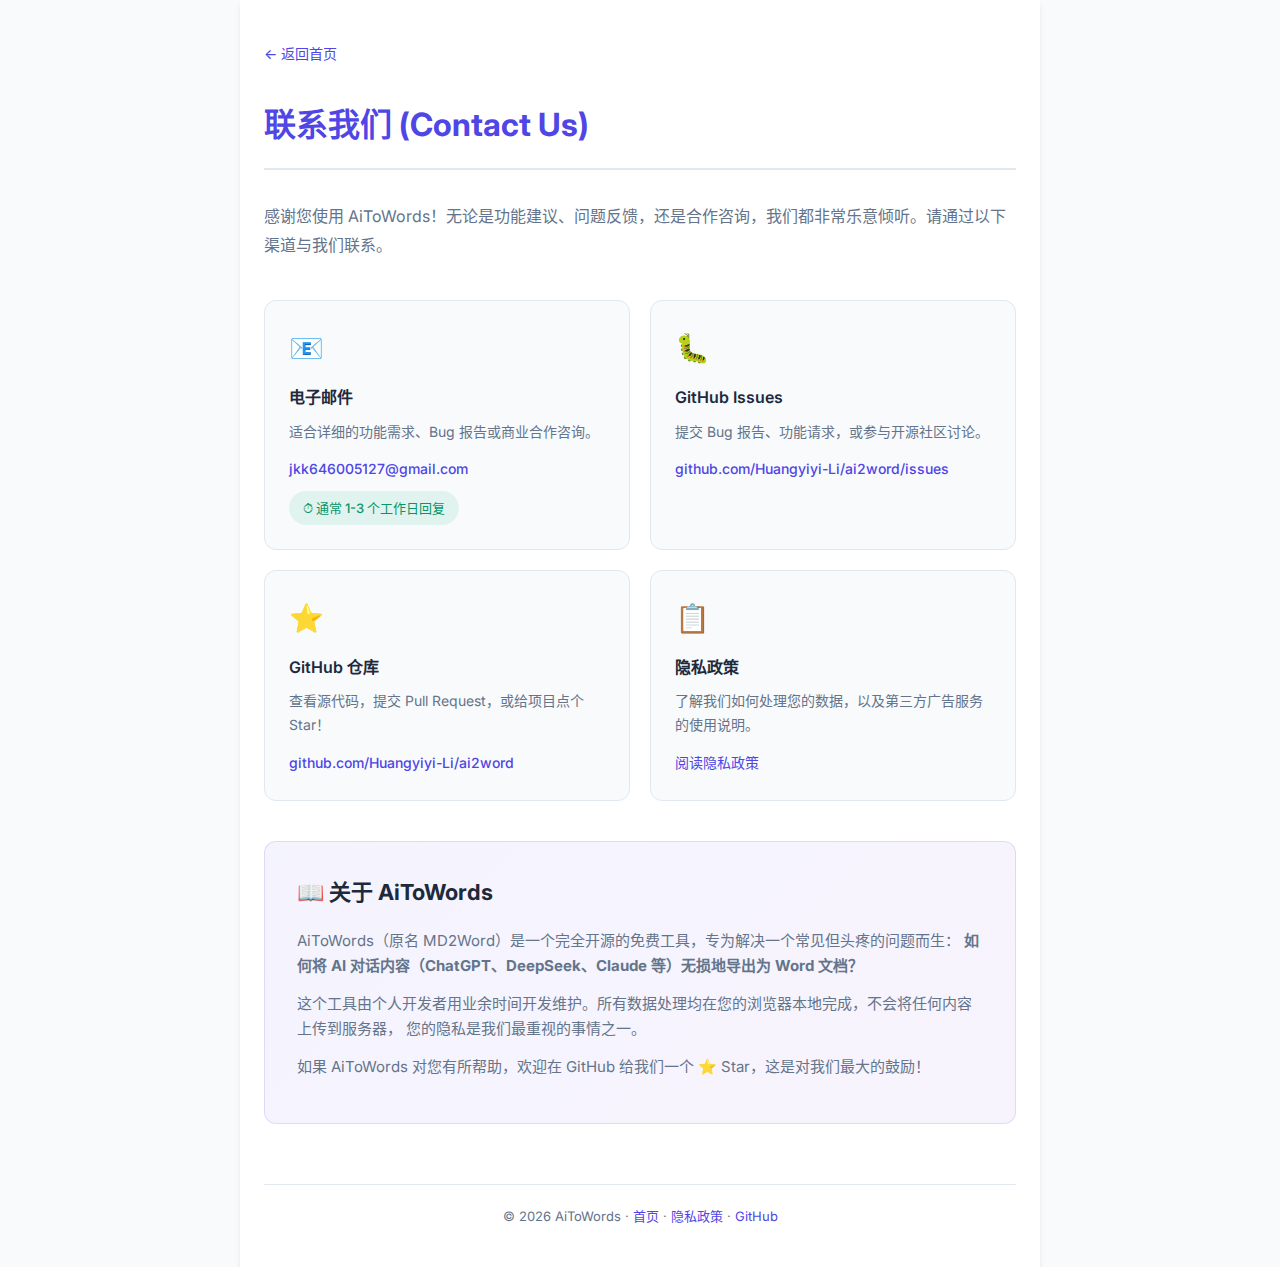
<file: webapp/contact-en.html>
<!DOCTYPE html>
<html lang="zh-CN">

<head>
    <meta charset="UTF-8">
    <meta name="viewport" content="width=device-width, initial-scale=1.0">
    <title>联系我们 - AiToWords</title>
    <meta name="description" content="联系 AiToWords 团队。如有任何问题、建议或合作，欢迎通过邮件或 GitHub 与我们联系。">
    <link rel="canonical" href="https://www.aitowords.com/contact.html">
    <link rel="icon" type="image/png" href="extension/icons/icon128.png">
    <link href="https://fonts.googleapis.com/css2?family=Inter:wght@400;500;600;700&display=swap" rel="stylesheet">
    <style>
        :root {
            --primary: #4f46e5;
            --secondary: #7c3aed;
            --text-primary: #1e293b;
            --text-secondary: #64748b;
            --bg-primary: #ffffff;
            --bg-secondary: #f8fafc;
            --border: #e2e8f0;
            --radius: 12px;
            --shadow: 0 4px 6px -1px rgba(0, 0, 0, 0.1);
        }

        * {
            margin: 0;
            padding: 0;
            box-sizing: border-box;
        }

        body {
            font-family: 'Inter', -apple-system, BlinkMacSystemFont, sans-serif;
            line-height: 1.7;
            color: var(--text-primary);
            background: var(--bg-secondary);
        }

        .container {
            max-width: 800px;
            margin: 0 auto;
            padding: 40px 24px;
            background: var(--bg-primary);
            min-height: 100vh;
            box-shadow: var(--shadow);
        }

        .back-link {
            display: inline-flex;
            align-items: center;
            gap: 6px;
            margin-bottom: 32px;
            color: var(--primary);
            text-decoration: none;
            font-weight: 500;
            font-size: 14px;
        }

        .back-link:hover {
            text-decoration: underline;
        }

        h1 {
            font-size: 32px;
            font-weight: 700;
            color: var(--primary);
            border-bottom: 2px solid var(--border);
            padding-bottom: 16px;
            margin-bottom: 32px;
        }

        .intro {
            font-size: 16px;
            color: var(--text-secondary);
            margin-bottom: 40px;
            line-height: 1.8;
        }

        .contact-grid {
            display: grid;
            grid-template-columns: 1fr 1fr;
            gap: 20px;
            margin-bottom: 40px;
        }

        @media (max-width: 600px) {
            .contact-grid {
                grid-template-columns: 1fr;
            }
        }

        .contact-card {
            border: 1px solid var(--border);
            border-radius: var(--radius);
            padding: 24px;
            background: var(--bg-secondary);
            transition: box-shadow 0.2s;
        }

        .contact-card:hover {
            box-shadow: 0 4px 20px rgba(79, 70, 229, 0.12);
        }

        .contact-card .icon {
            font-size: 28px;
            margin-bottom: 12px;
        }

        .contact-card h3 {
            font-size: 16px;
            font-weight: 600;
            color: var(--text-primary);
            margin-bottom: 8px;
        }

        .contact-card p {
            font-size: 14px;
            color: var(--text-secondary);
            margin-bottom: 12px;
        }

        .contact-card a {
            display: inline-block;
            color: var(--primary);
            text-decoration: none;
            font-weight: 500;
            font-size: 14px;
            word-break: break-all;
        }

        .contact-card a:hover {
            text-decoration: underline;
        }

        .about-section {
            padding: 32px;
            background: linear-gradient(135deg, rgba(79, 70, 229, 0.06) 0%, rgba(124, 58, 237, 0.06) 100%);
            border-radius: var(--radius);
            border: 1px solid rgba(79, 70, 229, 0.15);
            margin-bottom: 40px;
        }

        .about-section h2 {
            font-size: 22px;
            font-weight: 700;
            color: var(--text-primary);
            margin-bottom: 16px;
        }

        .about-section p {
            color: var(--text-secondary);
            margin-bottom: 12px;
            font-size: 15px;
        }

        .response-time {
            display: inline-block;
            padding: 6px 14px;
            background: rgba(16, 185, 129, 0.1);
            color: #059669;
            border-radius: 20px;
            font-size: 13px;
            font-weight: 500;
            margin-top: 8px;
        }

        .footer {
            margin-top: 60px;
            padding-top: 20px;
            border-top: 1px solid var(--border);
            font-size: 13px;
            color: var(--text-secondary);
            text-align: center;
        }

        .footer a {
            color: var(--primary);
            text-decoration: none;
        }

        .footer a:hover {
            text-decoration: underline;
        }
    </style>
</head>

<body>
    <div class="container">
        <a href="index.html" class="back-link">← 返回首页</a>

        <h1>联系我们 (Contact Us)</h1>

        <p class="intro">
            感谢您使用 AiToWords！无论是功能建议、问题反馈，还是合作咨询，我们都非常乐意倾听。请通过以下渠道与我们联系。
        </p>

        <div class="contact-grid">
            <div class="contact-card">
                <div class="icon">📧</div>
                <h3>电子邮件</h3>
                <p>适合详细的功能需求、Bug 报告或商业合作咨询。</p>
                <a href="mailto:jkk646005127@gmail.com">jkk646005127@gmail.com</a>
                <br><span class="response-time">⏱ 通常 1-3 个工作日回复</span>
            </div>

            <div class="contact-card">
                <div class="icon">🐛</div>
                <h3>GitHub Issues</h3>
                <p>提交 Bug 报告、功能请求，或参与开源社区讨论。</p>
                <a href="https://github.com/Huangyiyi-Li/ai2word/issues" target="_blank" rel="noopener">
                    github.com/Huangyiyi-Li/ai2word/issues
                </a>
            </div>

            <div class="contact-card">
                <div class="icon">⭐</div>
                <h3>GitHub 仓库</h3>
                <p>查看源代码，提交 Pull Request，或给项目点个 Star！</p>
                <a href="https://github.com/Huangyiyi-Li/ai2word" target="_blank" rel="noopener">
                    github.com/Huangyiyi-Li/ai2word
                </a>
            </div>

            <div class="contact-card">
                <div class="icon">📋</div>
                <h3>隐私政策</h3>
                <p>了解我们如何处理您的数据，以及第三方广告服务的使用说明。</p>
                <a href="privacy.html">阅读隐私政策</a>
            </div>
        </div>

        <div class="about-section">
            <h2>📖 关于 AiToWords</h2>
            <p>
                AiToWords（原名 MD2Word）是一个完全开源的免费工具，专为解决一个常见但头疼的问题而生：
                <strong>如何将 AI 对话内容（ChatGPT、DeepSeek、Claude 等）无损地导出为 Word 文档？</strong>
            </p>
            <p>
                这个工具由个人开发者用业余时间开发维护。所有数据处理均在您的浏览器本地完成，不会将任何内容上传到服务器，
                您的隐私是我们最重视的事情之一。
            </p>
            <p>
                如果 AiToWords 对您有所帮助，欢迎在 GitHub 给我们一个 ⭐ Star，这是对我们最大的鼓励！
            </p>
        </div>

        <div class="footer">
            <p>© 2026 AiToWords · <a href="index.html">首页</a> · <a href="privacy.html">隐私政策</a> · <a
                    href="https://github.com/Huangyiyi-Li/ai2word" target="_blank">GitHub</a></p>
        </div>
    </div>
</body>

</html>
</file>
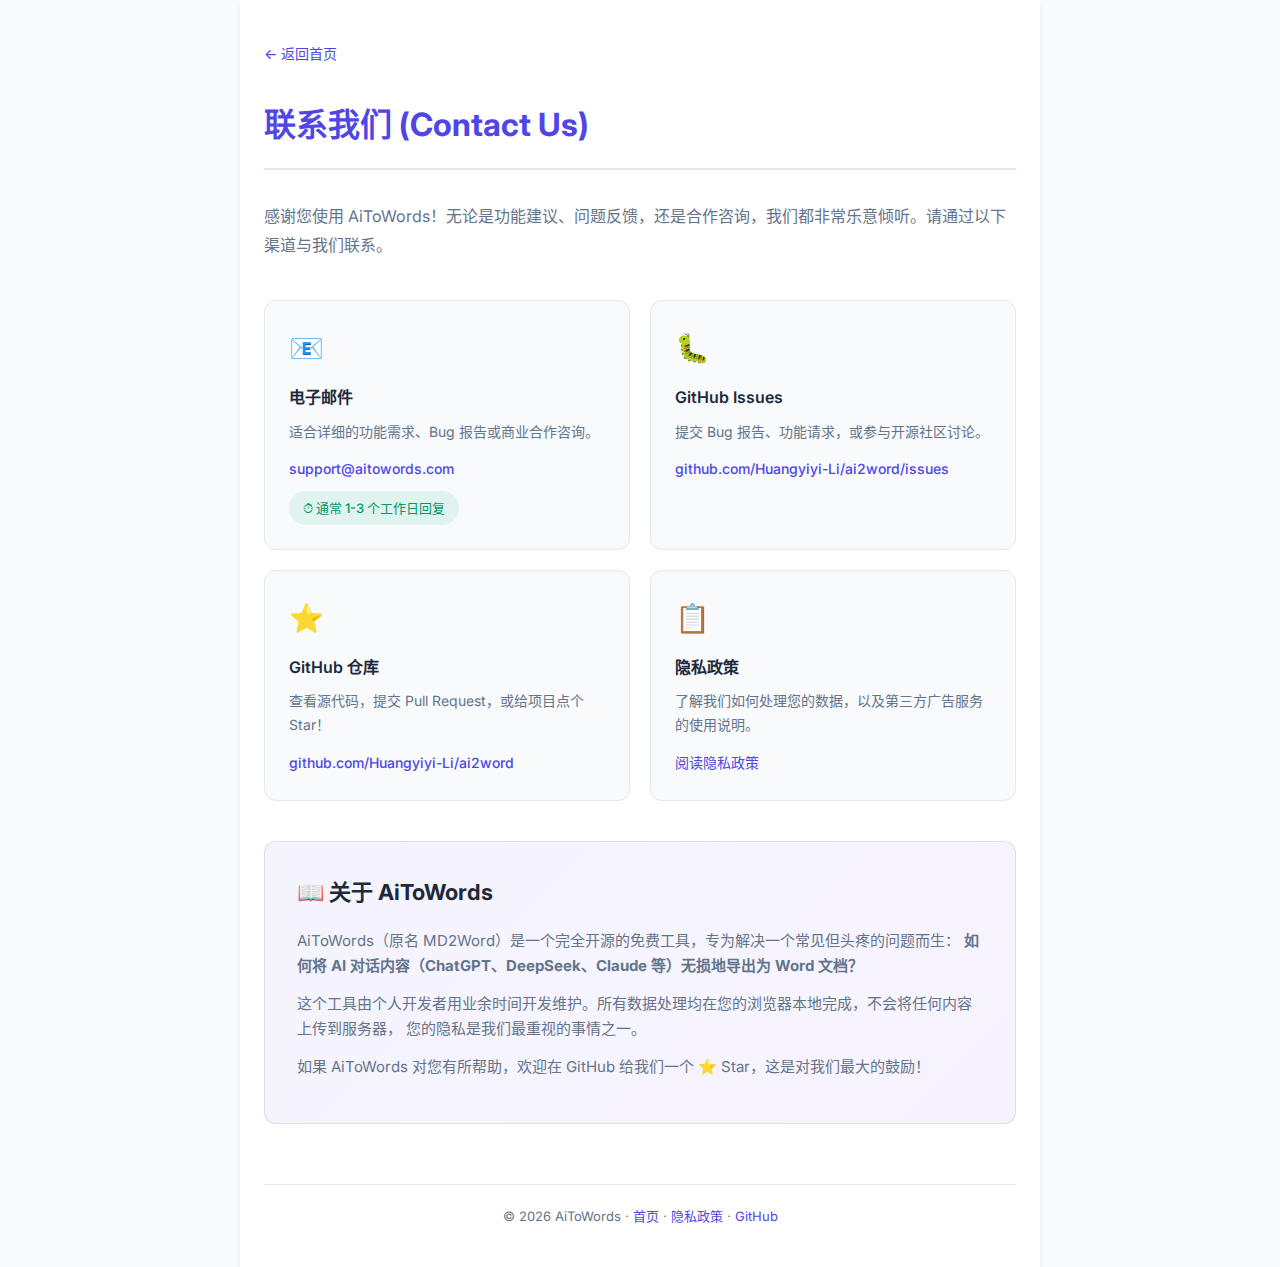
<file: webapp/contact.html>
<!DOCTYPE html>
<html lang="zh-CN">

<head>
    <meta charset="UTF-8">
    <meta name="viewport" content="width=device-width, initial-scale=1.0">
    <title>联系我们 - AiToWords</title>
    <meta name="description" content="联系 AiToWords 团队。如有任何问题、建议或合作，欢迎通过邮件或 GitHub 与我们联系。">
    <link rel="canonical" href="https://www.aitowords.com/contact.html">
    <link rel="icon" type="image/png" href="extension/icons/icon128.png">
    <link href="https://fonts.googleapis.com/css2?family=Inter:wght@400;500;600;700&display=swap" rel="stylesheet">
    <style>
        :root {
            --primary: #4f46e5;
            --secondary: #7c3aed;
            --text-primary: #1e293b;
            --text-secondary: #64748b;
            --bg-primary: #ffffff;
            --bg-secondary: #f8fafc;
            --border: #e2e8f0;
            --radius: 12px;
            --shadow: 0 4px 6px -1px rgba(0, 0, 0, 0.1);
        }

        * {
            margin: 0;
            padding: 0;
            box-sizing: border-box;
        }

        body {
            font-family: 'Inter', -apple-system, BlinkMacSystemFont, sans-serif;
            line-height: 1.7;
            color: var(--text-primary);
            background: var(--bg-secondary);
        }

        .container {
            max-width: 800px;
            margin: 0 auto;
            padding: 40px 24px;
            background: var(--bg-primary);
            min-height: 100vh;
            box-shadow: var(--shadow);
        }

        .back-link {
            display: inline-flex;
            align-items: center;
            gap: 6px;
            margin-bottom: 32px;
            color: var(--primary);
            text-decoration: none;
            font-weight: 500;
            font-size: 14px;
        }

        .back-link:hover {
            text-decoration: underline;
        }

        h1 {
            font-size: 32px;
            font-weight: 700;
            color: var(--primary);
            border-bottom: 2px solid var(--border);
            padding-bottom: 16px;
            margin-bottom: 32px;
        }

        .intro {
            font-size: 16px;
            color: var(--text-secondary);
            margin-bottom: 40px;
            line-height: 1.8;
        }

        .contact-grid {
            display: grid;
            grid-template-columns: 1fr 1fr;
            gap: 20px;
            margin-bottom: 40px;
        }

        @media (max-width: 600px) {
            .contact-grid {
                grid-template-columns: 1fr;
            }
        }

        .contact-card {
            border: 1px solid var(--border);
            border-radius: var(--radius);
            padding: 24px;
            background: var(--bg-secondary);
            transition: box-shadow 0.2s;
        }

        .contact-card:hover {
            box-shadow: 0 4px 20px rgba(79, 70, 229, 0.12);
        }

        .contact-card .icon {
            font-size: 28px;
            margin-bottom: 12px;
        }

        .contact-card h3 {
            font-size: 16px;
            font-weight: 600;
            color: var(--text-primary);
            margin-bottom: 8px;
        }

        .contact-card p {
            font-size: 14px;
            color: var(--text-secondary);
            margin-bottom: 12px;
        }

        .contact-card a {
            display: inline-block;
            color: var(--primary);
            text-decoration: none;
            font-weight: 500;
            font-size: 14px;
            word-break: break-all;
        }

        .contact-card a:hover {
            text-decoration: underline;
        }

        .about-section {
            padding: 32px;
            background: linear-gradient(135deg, rgba(79, 70, 229, 0.06) 0%, rgba(124, 58, 237, 0.06) 100%);
            border-radius: var(--radius);
            border: 1px solid rgba(79, 70, 229, 0.15);
            margin-bottom: 40px;
        }

        .about-section h2 {
            font-size: 22px;
            font-weight: 700;
            color: var(--text-primary);
            margin-bottom: 16px;
        }

        .about-section p {
            color: var(--text-secondary);
            margin-bottom: 12px;
            font-size: 15px;
        }

        .response-time {
            display: inline-block;
            padding: 6px 14px;
            background: rgba(16, 185, 129, 0.1);
            color: #059669;
            border-radius: 20px;
            font-size: 13px;
            font-weight: 500;
            margin-top: 8px;
        }

        .footer {
            margin-top: 60px;
            padding-top: 20px;
            border-top: 1px solid var(--border);
            font-size: 13px;
            color: var(--text-secondary);
            text-align: center;
        }

        .footer a {
            color: var(--primary);
            text-decoration: none;
        }

        .footer a:hover {
            text-decoration: underline;
        }
    </style>
</head>

<body>
    <div class="container">
        <a href="index.html" class="back-link">← 返回首页</a>

        <h1>联系我们 (Contact Us)</h1>

        <p class="intro">
            感谢您使用 AiToWords！无论是功能建议、问题反馈，还是合作咨询，我们都非常乐意倾听。请通过以下渠道与我们联系。
        </p>

        <div class="contact-grid">
            <div class="contact-card">
                <div class="icon">📧</div>
                <h3>电子邮件</h3>
                <p>适合详细的功能需求、Bug 报告或商业合作咨询。</p>
                <a href="mailto:support@aitowords.com">support@aitowords.com</a>
                <br><span class="response-time">⏱ 通常 1-3 个工作日回复</span>
            </div>

            <div class="contact-card">
                <div class="icon">🐛</div>
                <h3>GitHub Issues</h3>
                <p>提交 Bug 报告、功能请求，或参与开源社区讨论。</p>
                <a href="https://github.com/Huangyiyi-Li/ai2word/issues" target="_blank" rel="noopener">
                    github.com/Huangyiyi-Li/ai2word/issues
                </a>
            </div>

            <div class="contact-card">
                <div class="icon">⭐</div>
                <h3>GitHub 仓库</h3>
                <p>查看源代码，提交 Pull Request，或给项目点个 Star！</p>
                <a href="https://github.com/Huangyiyi-Li/ai2word" target="_blank" rel="noopener">
                    github.com/Huangyiyi-Li/ai2word
                </a>
            </div>

            <div class="contact-card">
                <div class="icon">📋</div>
                <h3>隐私政策</h3>
                <p>了解我们如何处理您的数据，以及第三方广告服务的使用说明。</p>
                <a href="privacy.html">阅读隐私政策</a>
            </div>
        </div>

        <div class="about-section">
            <h2>📖 关于 AiToWords</h2>
            <p>
                AiToWords（原名 MD2Word）是一个完全开源的免费工具，专为解决一个常见但头疼的问题而生：
                <strong>如何将 AI 对话内容（ChatGPT、DeepSeek、Claude 等）无损地导出为 Word 文档？</strong>
            </p>
            <p>
                这个工具由个人开发者用业余时间开发维护。所有数据处理均在您的浏览器本地完成，不会将任何内容上传到服务器，
                您的隐私是我们最重视的事情之一。
            </p>
            <p>
                如果 AiToWords 对您有所帮助，欢迎在 GitHub 给我们一个 ⭐ Star，这是对我们最大的鼓励！
            </p>
        </div>

        <div class="footer">
            <p>© 2026 AiToWords · <a href="index.html">首页</a> · <a href="privacy.html">隐私政策</a> · <a
                    href="https://github.com/Huangyiyi-Li/ai2word" target="_blank">GitHub</a></p>
        </div>
    </div>
</body>

</html>
</file>
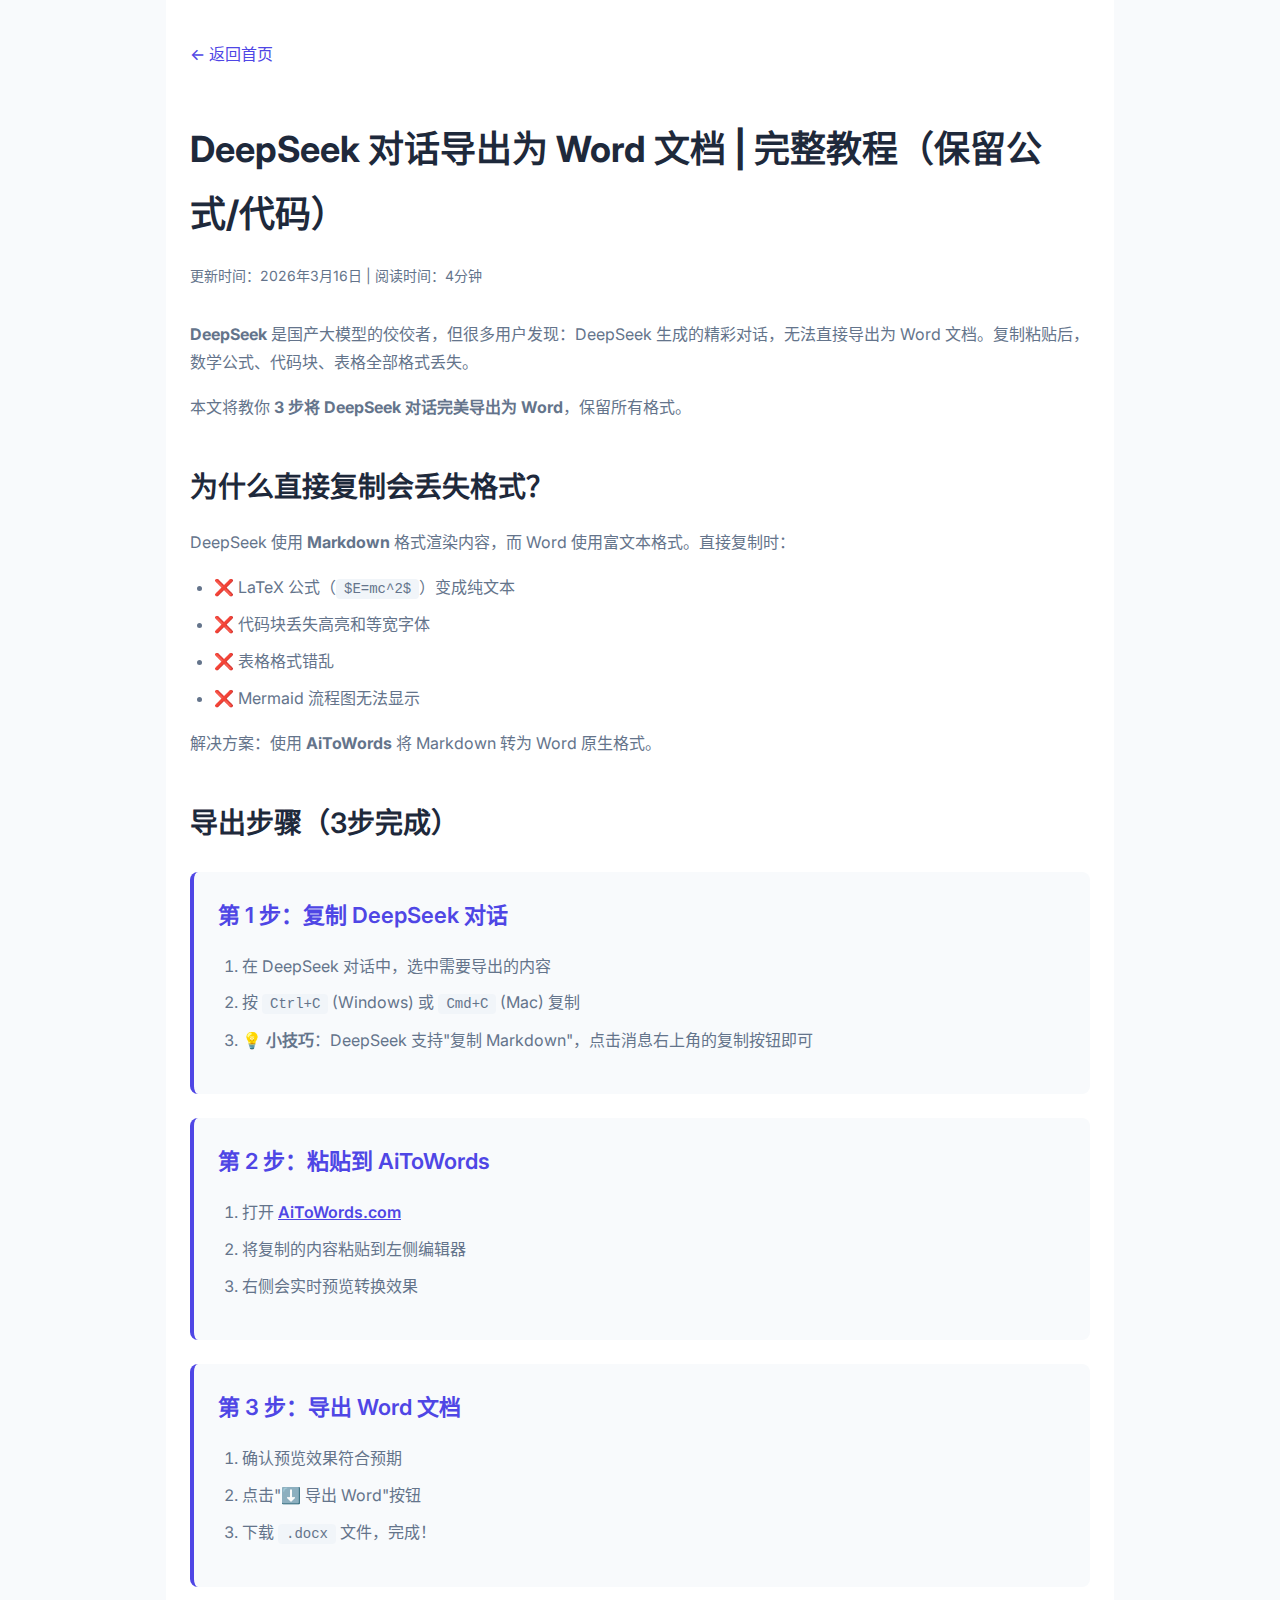
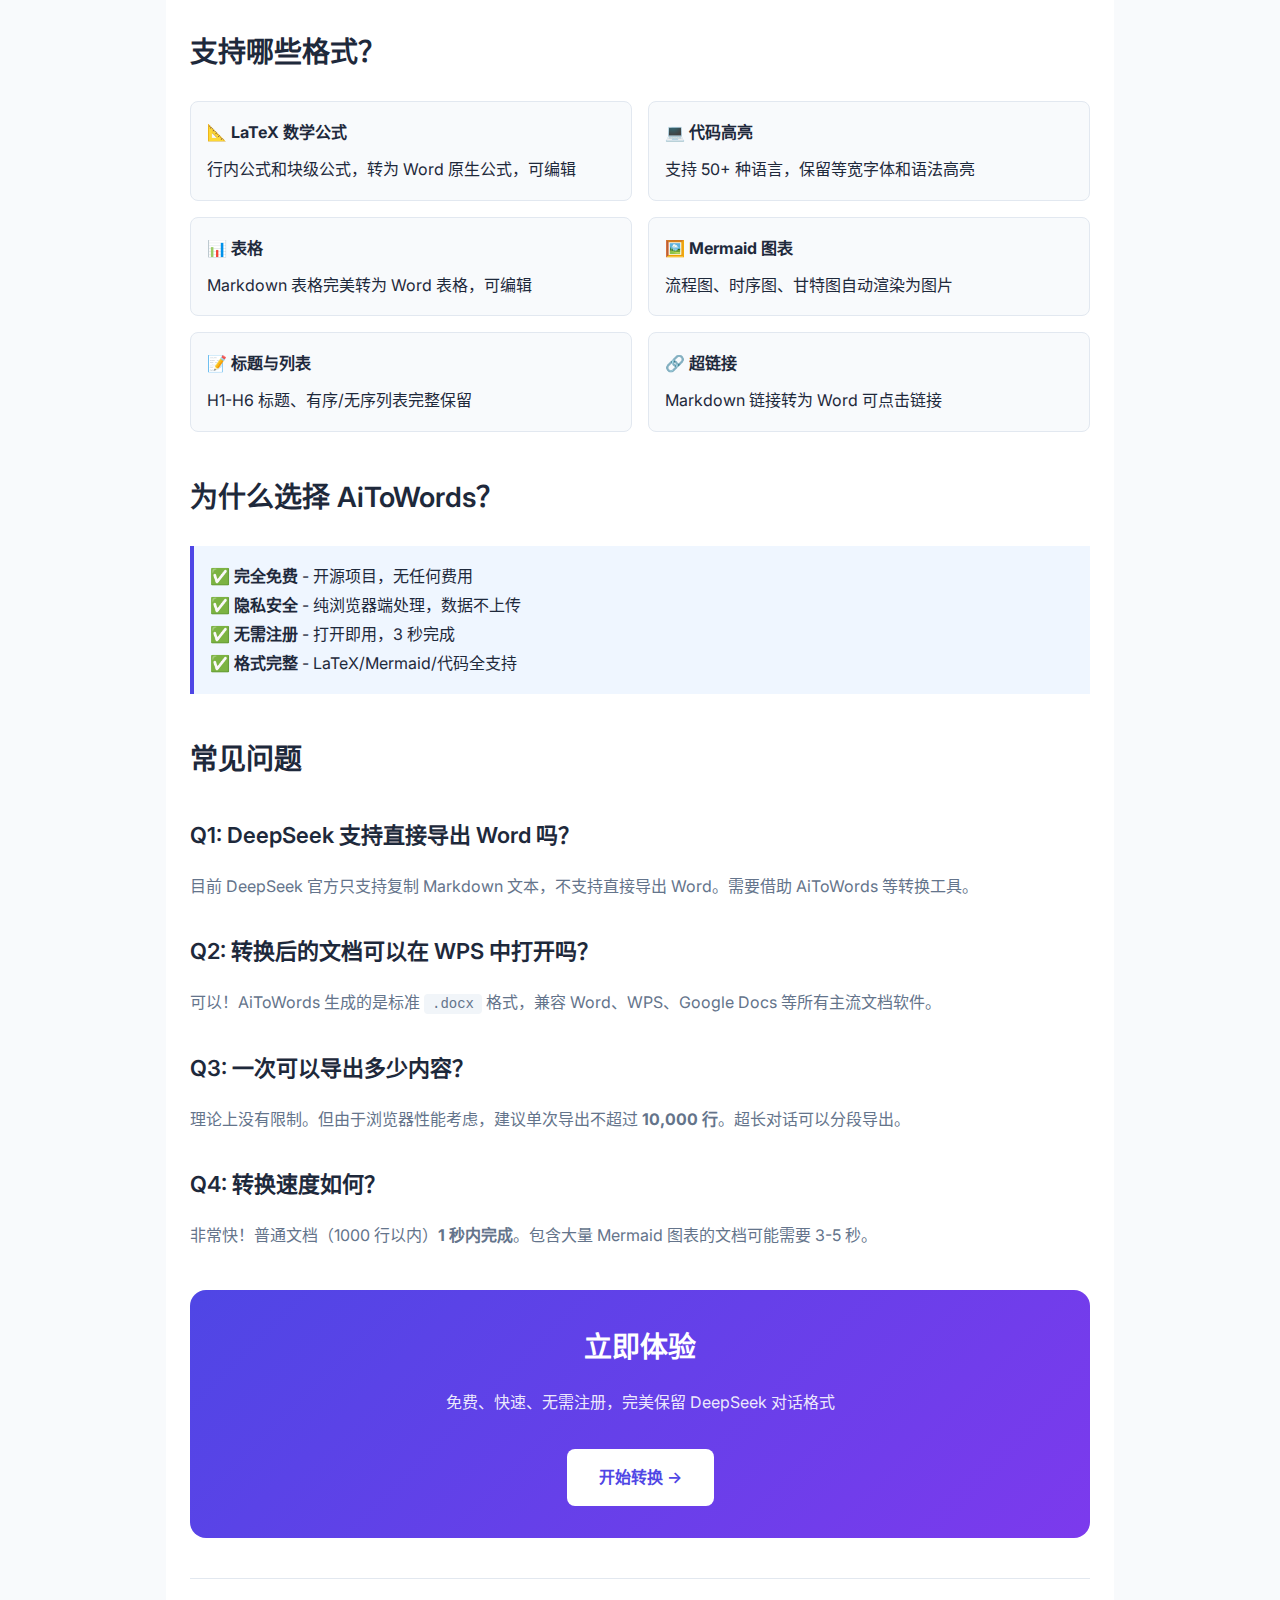
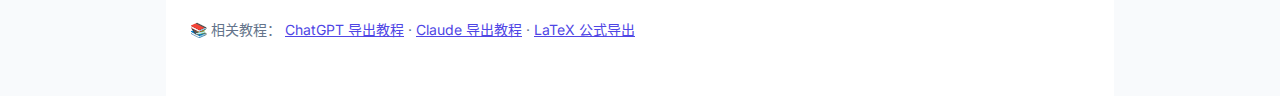
<file: webapp/deepseek-to-word.html>
<!DOCTYPE html>
<html lang="zh-CN">
<head>
    <meta charset="UTF-8">
    <meta name="viewport" content="width=device-width, initial-scale=1.0">
    <title>DeepSeek 对话导出为 Word 文档 | 完整教程（保留公式/代码）</title>
    <meta name="description" content="教你如何将DeepSeek对话导出为Word文档，保留LaTeX公式、代码高亮、表格格式。免费在线工具，3步完成转换。">
    <meta name="keywords" content="DeepSeek导出Word,DeepSeek转Word,DeepSeek对话导出,DeepSeek保存,DeepSeek转docx">
    <link rel="canonical" href="https://www.aitowords.com/deepseek-to-word.html">
    <link rel="icon" type="image/png" href="extension/icons/icon128.png">
    <link href="https://fonts.googleapis.com/css2?family=Inter:wght@400;500;600;700&display=swap" rel="stylesheet">
    
    <style>
        :root {
            --primary: #4f46e5;
            --text-primary: #1e293b;
            --text-secondary: #64748b;
            --bg-primary: #ffffff;
            --bg-secondary: #f8fafc;
            --border: #e2e8f0;
        }
        
        body {
            font-family: 'Inter', -apple-system, BlinkMacSystemFont, sans-serif;
            line-height: 1.8;
            color: var(--text-primary);
            background: var(--bg-secondary);
            margin: 0;
            padding: 0;
        }
        
        .container {
            max-width: 900px;
            margin: 0 auto;
            padding: 40px 24px;
            background: var(--bg-primary);
            min-height: 100vh;
        }
        
        .back-link {
            display: inline-flex;
            align-items: center;
            gap: 6px;
            margin-bottom: 24px;
            color: var(--primary);
            text-decoration: none;
            font-weight: 500;
        }
        
        h1 {
            font-size: 36px;
            font-weight: 700;
            color: var(--text-primary);
            margin-bottom: 16px;
        }
        
        .meta {
            color: var(--text-secondary);
            font-size: 14px;
            margin-bottom: 32px;
        }
        
        h2 {
            font-size: 28px;
            font-weight: 600;
            margin-top: 40px;
            margin-bottom: 16px;
        }
        
        h3 {
            font-size: 22px;
            font-weight: 600;
            margin-top: 32px;
            margin-bottom: 12px;
        }
        
        p {
            margin-bottom: 16px;
            color: var(--text-secondary);
        }
        
        ul, ol {
            margin-bottom: 16px;
            padding-left: 24px;
        }
        
        li {
            margin-bottom: 8px;
            color: var(--text-secondary);
        }
        
        .step-box {
            background: var(--bg-secondary);
            border-left: 4px solid var(--primary);
            padding: 24px;
            margin: 24px 0;
            border-radius: 8px;
        }
        
        .step-box h3 {
            margin-top: 0;
            color: var(--primary);
        }
        
        .highlight-box {
            background: #eff6ff;
            border-left: 4px solid var(--primary);
            padding: 16px;
            margin: 24px 0;
        }
        
        .cta-box {
            background: linear-gradient(135deg, var(--primary) 0%, #7c3aed 100%);
            color: white;
            padding: 32px;
            border-radius: 16px;
            text-align: center;
            margin-top: 40px;
        }
        
        .cta-box h2 {
            color: white;
            margin-top: 0;
        }
        
        .cta-box p {
            color: rgba(255, 255, 255, 0.9);
        }
        
        .cta-button {
            display: inline-block;
            background: white;
            color: var(--primary);
            padding: 14px 32px;
            border-radius: 8px;
            text-decoration: none;
            font-weight: 600;
            margin-top: 16px;
        }
        
        code {
            background: #f1f5f9;
            padding: 2px 8px;
            border-radius: 4px;
            font-family: 'Monaco', 'Consolas', monospace;
            font-size: 14px;
        }
        
        .feature-grid {
            display: grid;
            grid-template-columns: 1fr 1fr;
            gap: 16px;
            margin: 24px 0;
        }
        
        .feature-item {
            background: var(--bg-secondary);
            padding: 16px;
            border-radius: 8px;
            border: 1px solid var(--border);
        }
        
        .feature-item strong {
            display: block;
            margin-bottom: 8px;
        }
        
        @media (max-width: 768px) {
            .container {
                padding: 24px 16px;
            }
            
            h1 {
                font-size: 28px;
            }
            
            .feature-grid {
                grid-template-columns: 1fr;
            }
        }
    </style>
</head>
<body>
    <div class="container">
        <a href="/" class="back-link">← 返回首页</a>
        
        <h1>DeepSeek 对话导出为 Word 文档 | 完整教程（保留公式/代码）</h1>
        
        <div class="meta">
            更新时间：2026年3月16日 | 阅读时间：4分钟
        </div>
        
        <p><strong>DeepSeek</strong> 是国产大模型的佼佼者，但很多用户发现：DeepSeek 生成的精彩对话，无法直接导出为 Word 文档。复制粘贴后，数学公式、代码块、表格全部格式丢失。</p>
        
        <p>本文将教你 <strong>3 步将 DeepSeek 对话完美导出为 Word</strong>，保留所有格式。</p>
        
        <h2>为什么直接复制会丢失格式？</h2>
        
        <p>DeepSeek 使用 <strong>Markdown</strong> 格式渲染内容，而 Word 使用富文本格式。直接复制时：</p>
        
        <ul>
            <li>❌ LaTeX 公式（<code>$E=mc^2$</code>）变成纯文本</li>
            <li>❌ 代码块丢失高亮和等宽字体</li>
            <li>❌ 表格格式错乱</li>
            <li>❌ Mermaid 流程图无法显示</li>
        </ul>
        
        <p>解决方案：使用 <strong>AiToWords</strong> 将 Markdown 转为 Word 原生格式。</p>
        
        <h2>导出步骤（3步完成）</h2>
        
        <div class="step-box">
            <h3>第 1 步：复制 DeepSeek 对话</h3>
            <ol>
                <li>在 DeepSeek 对话中，选中需要导出的内容</li>
                <li>按 <code>Ctrl+C</code> (Windows) 或 <code>Cmd+C</code> (Mac) 复制</li>
                <li>💡 <strong>小技巧</strong>：DeepSeek 支持"复制 Markdown"，点击消息右上角的复制按钮即可</li>
            </ol>
        </div>
        
        <div class="step-box">
            <h3>第 2 步：粘贴到 AiToWords</h3>
            <ol>
                <li>打开 <a href="https://www.aitowords.com" style="color: var(--primary); font-weight: 600;">AiToWords.com</a></li>
                <li>将复制的内容粘贴到左侧编辑器</li>
                <li>右侧会实时预览转换效果</li>
            </ol>
        </div>
        
        <div class="step-box">
            <h3>第 3 步：导出 Word 文档</h3>
            <ol>
                <li>确认预览效果符合预期</li>
                <li>点击"⬇️ 导出 Word"按钮</li>
                <li>下载 <code>.docx</code> 文件，完成！</li>
            </ol>
        </div>
        
        <h2>支持哪些格式？</h2>
        
        <div class="feature-grid">
            <div class="feature-item">
                <strong>📐 LaTeX 数学公式</strong>
                行内公式和块级公式，转为 Word 原生公式，可编辑
            </div>
            <div class="feature-item">
                <strong>💻 代码高亮</strong>
                支持 50+ 种语言，保留等宽字体和语法高亮
            </div>
            <div class="feature-item">
                <strong>📊 表格</strong>
                Markdown 表格完美转为 Word 表格，可编辑
            </div>
            <div class="feature-item">
                <strong>🖼️ Mermaid 图表</strong>
                流程图、时序图、甘特图自动渲染为图片
            </div>
            <div class="feature-item">
                <strong>📝 标题与列表</strong>
                H1-H6 标题、有序/无序列表完整保留
            </div>
            <div class="feature-item">
                <strong>🔗 超链接</strong>
                Markdown 链接转为 Word 可点击链接
            </div>
        </div>
        
        <h2>为什么选择 AiToWords？</h2>
        
        <div class="highlight-box">
            <strong>✅ 完全免费</strong> - 开源项目，无任何费用<br>
            <strong>✅ 隐私安全</strong> - 纯浏览器端处理，数据不上传<br>
            <strong>✅ 无需注册</strong> - 打开即用，3 秒完成<br>
            <strong>✅ 格式完整</strong> - LaTeX/Mermaid/代码全支持
        </div>
        
        <h2>常见问题</h2>
        
        <h3>Q1: DeepSeek 支持直接导出 Word 吗？</h3>
        <p>目前 DeepSeek 官方只支持复制 Markdown 文本，不支持直接导出 Word。需要借助 AiToWords 等转换工具。</p>
        
        <h3>Q2: 转换后的文档可以在 WPS 中打开吗？</h3>
        <p>可以！AiToWords 生成的是标准 <code>.docx</code> 格式，兼容 Word、WPS、Google Docs 等所有主流文档软件。</p>
        
        <h3>Q3: 一次可以导出多少内容？</h3>
        <p>理论上没有限制。但由于浏览器性能考虑，建议单次导出不超过 <strong>10,000 行</strong>。超长对话可以分段导出。</p>
        
        <h3>Q4: 转换速度如何？</h3>
        <p>非常快！普通文档（1000 行以内）<strong>1 秒内完成</strong>。包含大量 Mermaid 图表的文档可能需要 3-5 秒。</p>
        
        <div class="cta-box">
            <h2>立即体验</h2>
            <p>免费、快速、无需注册，完美保留 DeepSeek 对话格式</p>
            <a href="/" class="cta-button">开始转换 →</a>
        </div>
        
        <div style="margin-top: 40px; padding-top: 24px; border-top: 1px solid var(--border);">
            <p style="font-size: 14px; color: var(--text-secondary);">
                📚 相关教程：
                <a href="chatgpt-to-word.html" style="color: var(--primary);">ChatGPT 导出教程</a> ·
                <a href="claude-to-word.html" style="color: var(--primary);">Claude 导出教程</a> ·
                <a href="latex-formula-word.html" style="color: var(--primary);">LaTeX 公式导出</a>
            </p>
        </div>
    </div>
    
    <!-- Google tag (gtag.js) -->
    <script async src="https://www.googletagmanager.com/gtag/js?id=G-71C191VNS7"></script>
    <script>
        window.dataLayer = window.dataLayer || [];
        function gtag(){dataLayer.push(arguments);}
        gtag('js', new Date());
        gtag('config', 'G-71C191VNS7');
    </script>
</body>
</html>
</file>
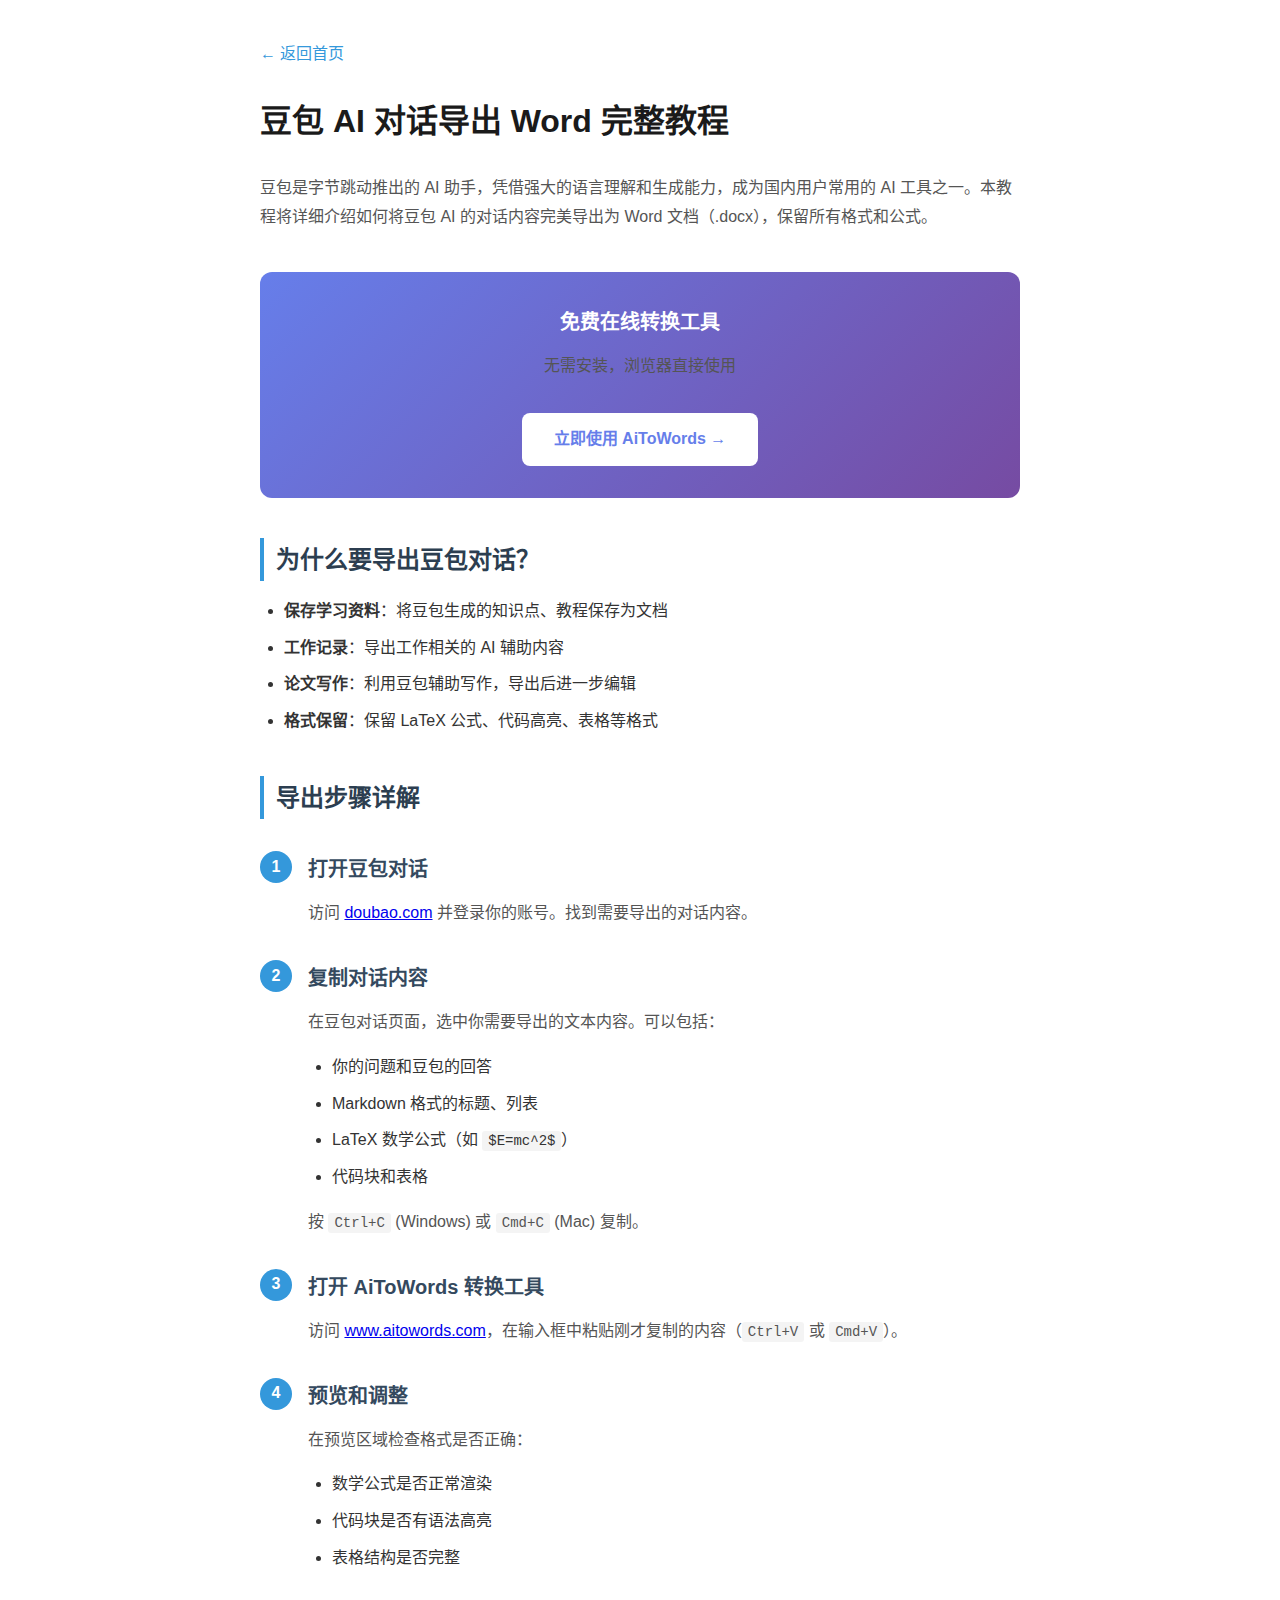
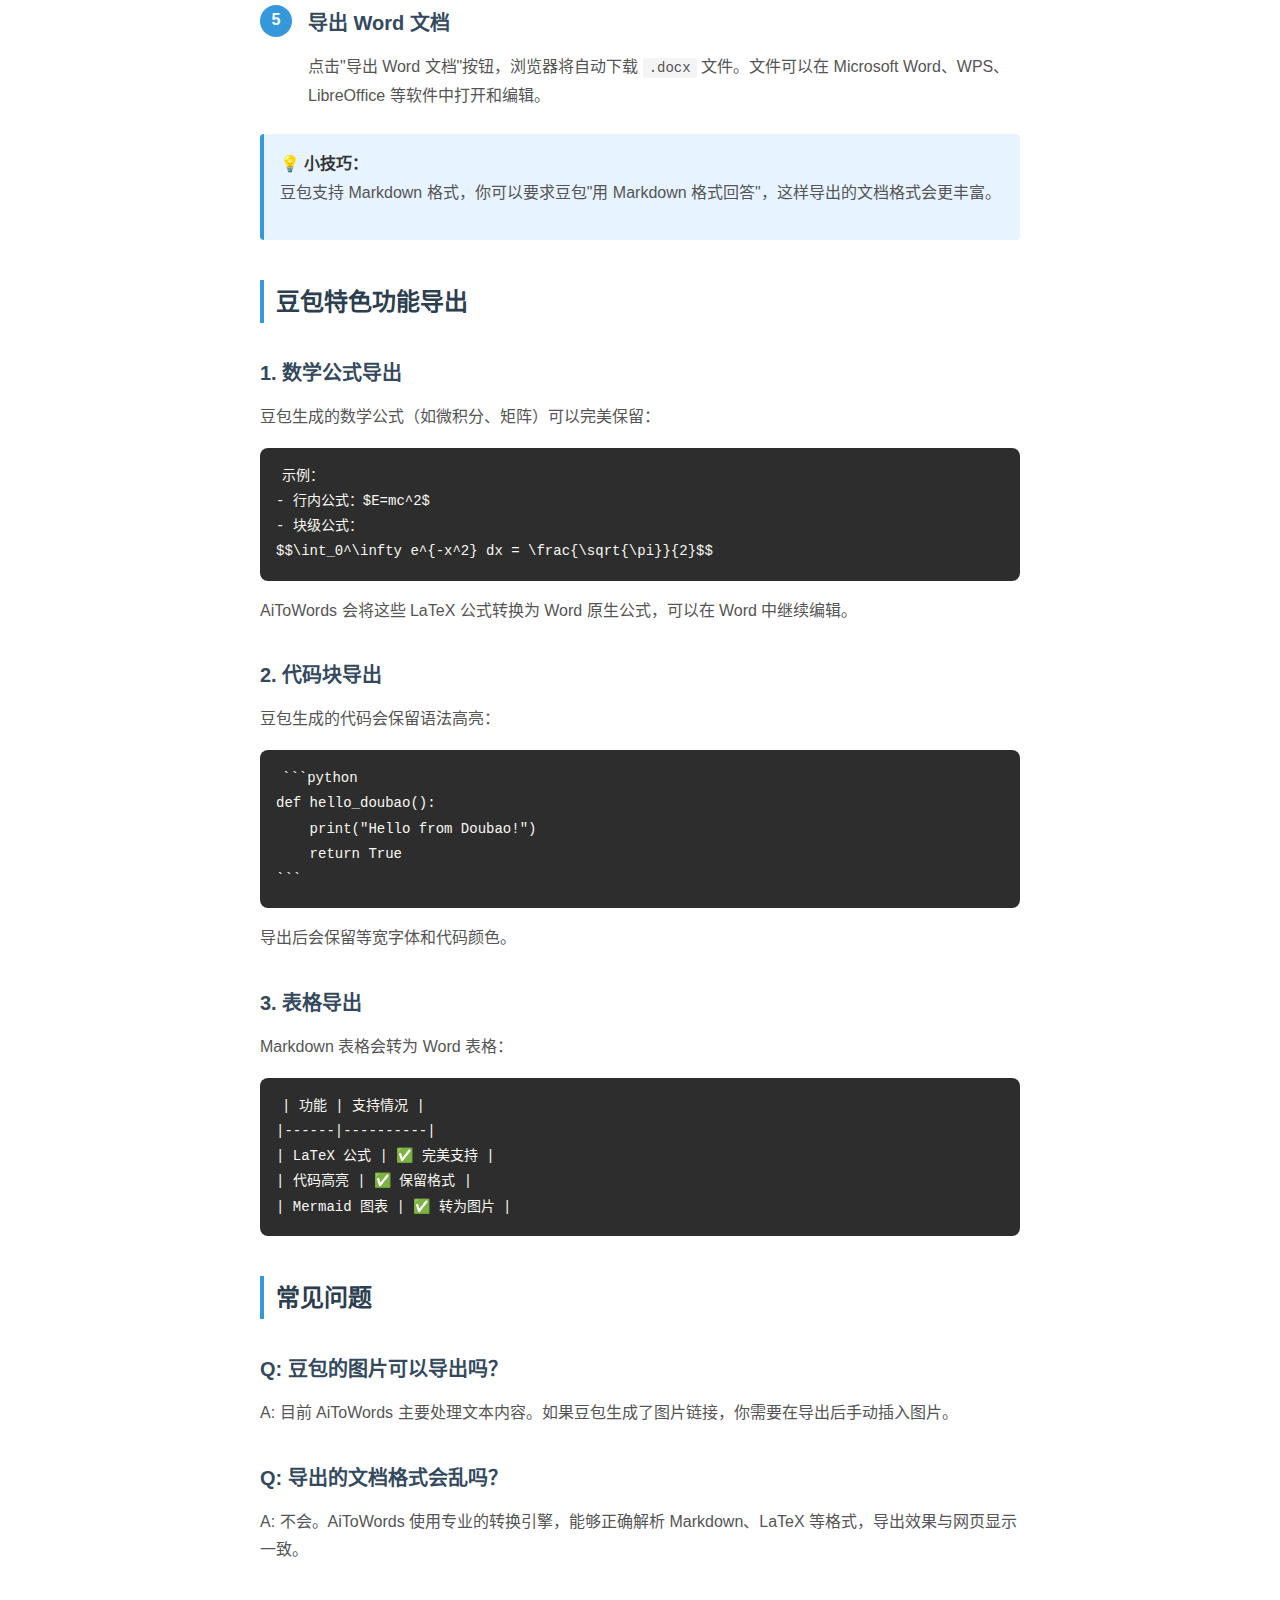
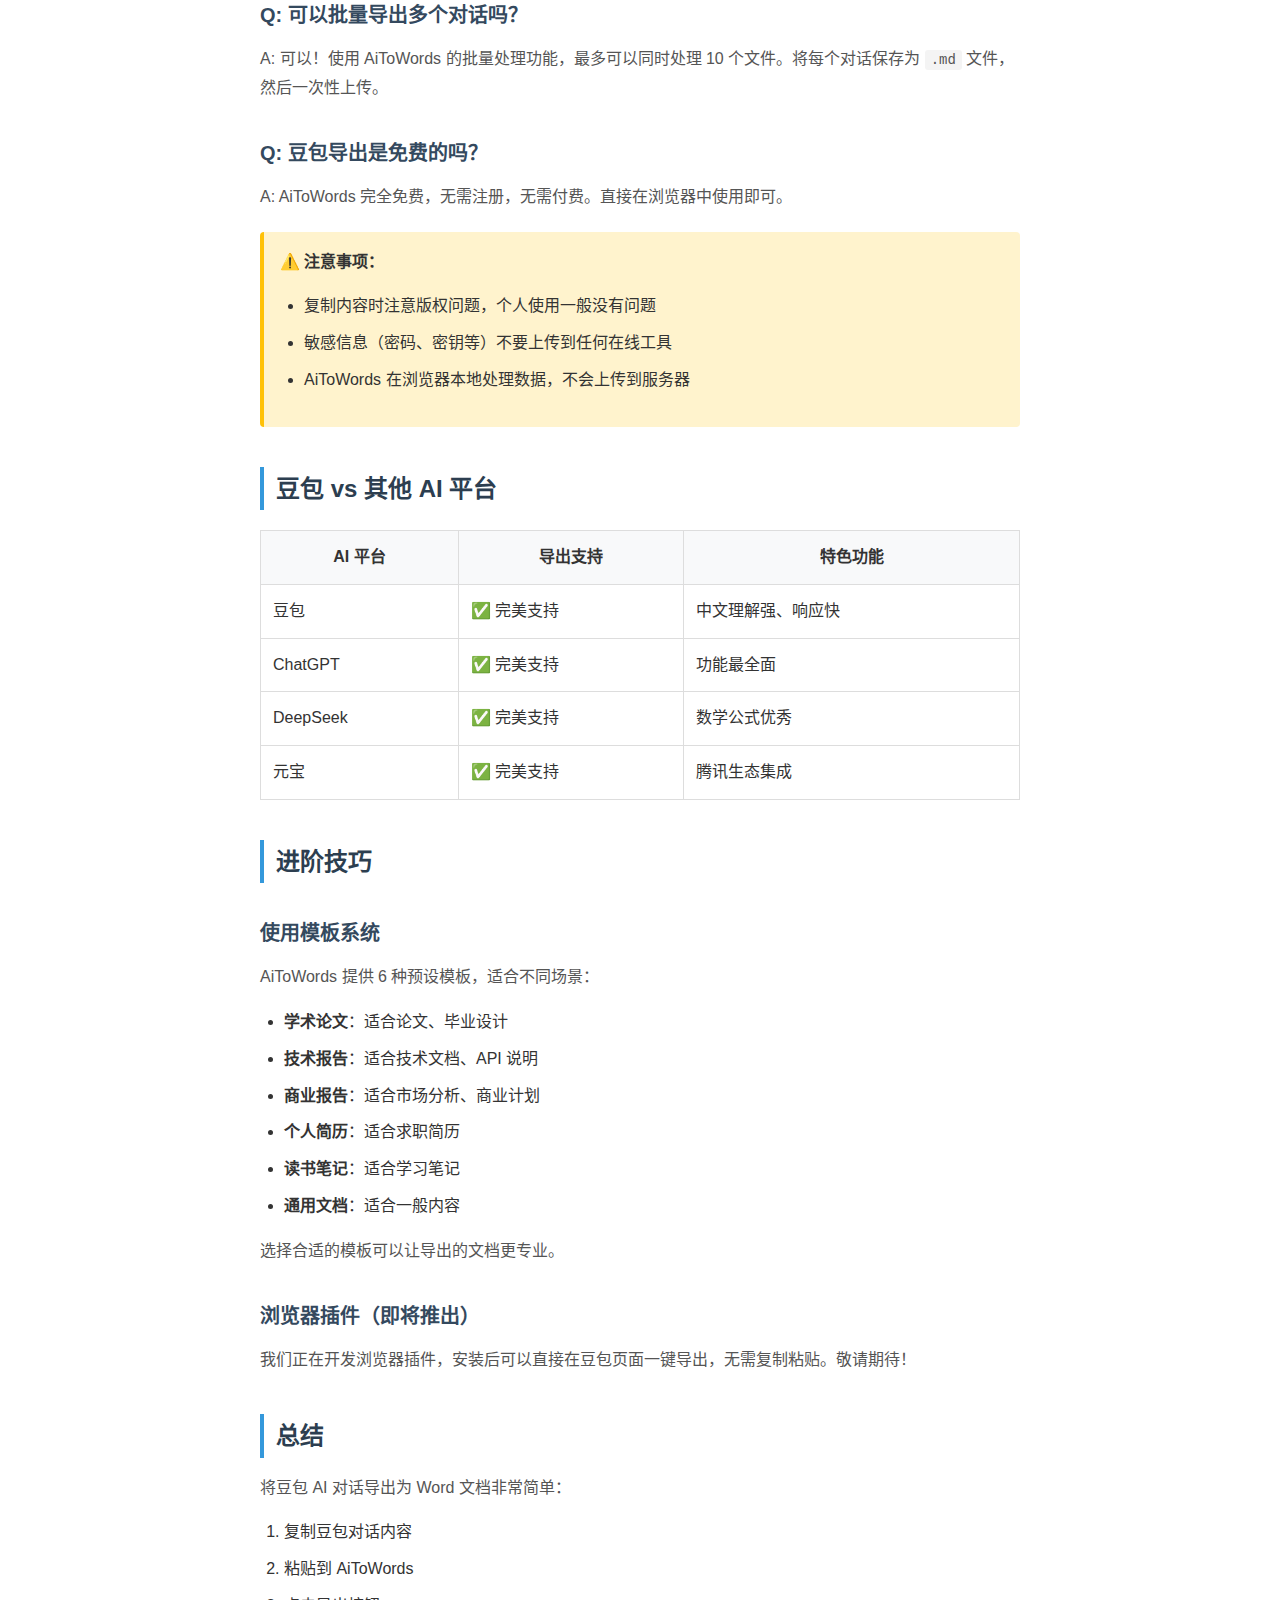
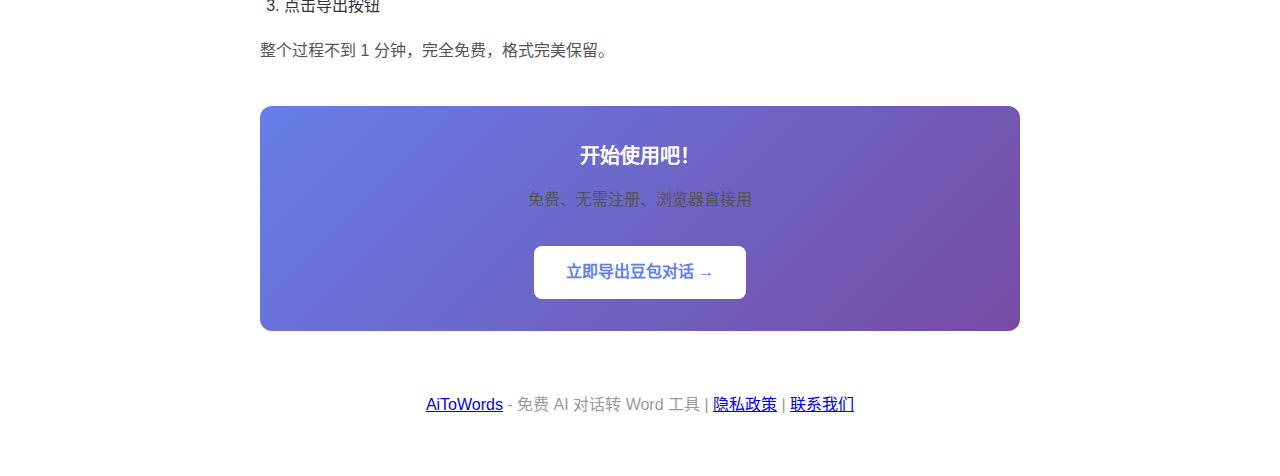
<file: webapp/doubao-to-word.html>
<!DOCTYPE html>
<html lang="zh-CN">
<head>
    <meta charset="UTF-8">
    <meta name="viewport" content="width=device-width, initial-scale=1.0">
    <title>豆包 AI 对话导出 Word 完整教程 | AiToWords 免费工具</title>
    <meta name="description" content="详细讲解如何将豆包 AI 的对话内容导出为 Word 文档。支持 LaTeX 公式、Markdown 格式、代码高亮。字节跳动豆包导出教程。">
    <meta name="keywords" content="豆包导出Word,豆包AI转文档,字节跳动豆包,豆包对话保存,Doubao export">
    <link rel="canonical" href="https://www.aitowords.com/doubao-to-word.html">
    <link rel="icon" type="image/png" href="extension/icons/icon128.png">
    
    <style>
        * { margin: 0; padding: 0; box-sizing: border-box; }
        body {
            font-family: -apple-system, BlinkMacSystemFont, 'Segoe UI', sans-serif;
            line-height: 1.8;
            color: #333;
            max-width: 800px;
            margin: 0 auto;
            padding: 40px 20px;
        }
        h1 { font-size: 32px; margin-bottom: 24px; color: #1a1a1a; }
        h2 { font-size: 24px; margin: 40px 0 16px; color: #2c3e50; border-left: 4px solid #3498db; padding-left: 12px; }
        h3 { font-size: 20px; margin: 32px 0 12px; color: #34495e; }
        p { margin-bottom: 16px; color: #555; }
        ul, ol { margin: 16px 0; padding-left: 24px; }
        li { margin-bottom: 8px; }
        code {
            background: #f4f4f4;
            padding: 2px 6px;
            border-radius: 3px;
            font-family: 'Courier New', monospace;
            font-size: 14px;
        }
        pre {
            background: #2d2d2d;
            color: #f8f8f2;
            padding: 16px;
            border-radius: 8px;
            overflow-x: auto;
            margin: 16px 0;
        }
        pre code {
            background: none;
            color: inherit;
        }
        .tip-box {
            background: #e7f3ff;
            border-left: 4px solid #3498db;
            padding: 16px;
            margin: 20px 0;
            border-radius: 4px;
        }
        .warning-box {
            background: #fff3cd;
            border-left: 4px solid #ffc107;
            padding: 16px;
            margin: 20px 0;
            border-radius: 4px;
        }
        .cta-box {
            background: linear-gradient(135deg, #667eea 0%, #764ba2 100%);
            color: white;
            padding: 32px;
            border-radius: 12px;
            text-align: center;
            margin: 40px 0;
        }
        .cta-box h3 { color: white; margin-top: 0; }
        .cta-box a {
            display: inline-block;
            background: white;
            color: #667eea;
            padding: 12px 32px;
            border-radius: 8px;
            text-decoration: none;
            font-weight: 600;
            margin-top: 16px;
            transition: transform 0.2s;
        }
        .cta-box a:hover { transform: translateY(-2px); }
        .steps { counter-reset: step; }
        .step {
            position: relative;
            padding-left: 48px;
            margin: 24px 0;
        }
        .step:before {
            counter-increment: step;
            content: counter(step);
            position: absolute;
            left: 0;
            top: 0;
            width: 32px;
            height: 32px;
            background: #3498db;
            color: white;
            border-radius: 50%;
            display: flex;
            align-items: center;
            justify-content: center;
            font-weight: bold;
        }
        .back-link {
            display: inline-block;
            margin-bottom: 24px;
            color: #3498db;
            text-decoration: none;
        }
        .back-link:hover { text-decoration: underline; }
    </style>
</head>
<body>
    <a href="/" class="back-link">← 返回首页</a>
    
    <h1>豆包 AI 对话导出 Word 完整教程</h1>
    
    <p>豆包是字节跳动推出的 AI 助手，凭借强大的语言理解和生成能力，成为国内用户常用的 AI 工具之一。本教程将详细介绍如何将豆包 AI 的对话内容完美导出为 Word 文档（.docx），保留所有格式和公式。</p>
    
    <div class="cta-box">
        <h3>免费在线转换工具</h3>
        <p>无需安装，浏览器直接使用</p>
        <a href="/">立即使用 AiToWords →</a>
    </div>
    
    <h2>为什么要导出豆包对话？</h2>
    
    <ul>
        <li><strong>保存学习资料</strong>：将豆包生成的知识点、教程保存为文档</li>
        <li><strong>工作记录</strong>：导出工作相关的 AI 辅助内容</li>
        <li><strong>论文写作</strong>：利用豆包辅助写作，导出后进一步编辑</li>
        <li><strong>格式保留</strong>：保留 LaTeX 公式、代码高亮、表格等格式</li>
    </ul>
    
    <h2>导出步骤详解</h2>
    
    <div class="steps">
        <div class="step">
            <h3>打开豆包对话</h3>
            <p>访问 <a href="https://www.doubao.com" target="_blank">doubao.com</a> 并登录你的账号。找到需要导出的对话内容。</p>
        </div>
        
        <div class="step">
            <h3>复制对话内容</h3>
            <p>在豆包对话页面，选中你需要导出的文本内容。可以包括：</p>
            <ul>
                <li>你的问题和豆包的回答</li>
                <li>Markdown 格式的标题、列表</li>
                <li>LaTeX 数学公式（如 <code>$E=mc^2$</code>）</li>
                <li>代码块和表格</li>
            </ul>
            <p>按 <code>Ctrl+C</code> (Windows) 或 <code>Cmd+C</code> (Mac) 复制。</p>
        </div>
        
        <div class="step">
            <h3>打开 AiToWords 转换工具</h3>
            <p>访问 <a href="/">www.aitowords.com</a>，在输入框中粘贴刚才复制的内容（<code>Ctrl+V</code> 或 <code>Cmd+V</code>）。</p>
        </div>
        
        <div class="step">
            <h3>预览和调整</h3>
            <p>在预览区域检查格式是否正确：</p>
            <ul>
                <li>数学公式是否正常渲染</li>
                <li>代码块是否有语法高亮</li>
                <li>表格结构是否完整</li>
            </ul>
        </div>
        
        <div class="step">
            <h3>导出 Word 文档</h3>
            <p>点击"导出 Word 文档"按钮，浏览器将自动下载 <code>.docx</code> 文件。文件可以在 Microsoft Word、WPS、LibreOffice 等软件中打开和编辑。</p>
        </div>
    </div>
    
    <div class="tip-box">
        <strong>💡 小技巧：</strong>
        <p>豆包支持 Markdown 格式，你可以要求豆包"用 Markdown 格式回答"，这样导出的文档格式会更丰富。</p>
    </div>
    
    <h2>豆包特色功能导出</h2>
    
    <h3>1. 数学公式导出</h3>
    <p>豆包生成的数学公式（如微积分、矩阵）可以完美保留：</p>
    <pre><code>示例：
- 行内公式：$E=mc^2$
- 块级公式：
$$\int_0^\infty e^{-x^2} dx = \frac{\sqrt{\pi}}{2}$$</code></pre>
    <p>AiToWords 会将这些 LaTeX 公式转换为 Word 原生公式，可以在 Word 中继续编辑。</p>
    
    <h3>2. 代码块导出</h3>
    <p>豆包生成的代码会保留语法高亮：</p>
    <pre><code>```python
def hello_doubao():
    print("Hello from Doubao!")
    return True
```</code></pre>
    <p>导出后会保留等宽字体和代码颜色。</p>
    
    <h3>3. 表格导出</h3>
    <p>Markdown 表格会转为 Word 表格：</p>
    <pre><code>| 功能 | 支持情况 |
|------|----------|
| LaTeX 公式 | ✅ 完美支持 |
| 代码高亮 | ✅ 保留格式 |
| Mermaid 图表 | ✅ 转为图片 |</code></pre>
    
    <h2>常见问题</h2>
    
    <h3>Q: 豆包的图片可以导出吗？</h3>
    <p>A: 目前 AiToWords 主要处理文本内容。如果豆包生成了图片链接，你需要在导出后手动插入图片。</p>
    
    <h3>Q: 导出的文档格式会乱吗？</h3>
    <p>A: 不会。AiToWords 使用专业的转换引擎，能够正确解析 Markdown、LaTeX 等格式，导出效果与网页显示一致。</p>
    
    <h3>Q: 可以批量导出多个对话吗？</h3>
    <p>A: 可以！使用 AiToWords 的批量处理功能，最多可以同时处理 10 个文件。将每个对话保存为 <code>.md</code> 文件，然后一次性上传。</p>
    
    <h3>Q: 豆包导出是免费的吗？</h3>
    <p>A: AiToWords 完全免费，无需注册，无需付费。直接在浏览器中使用即可。</p>
    
    <div class="warning-box">
        <strong>⚠️ 注意事项：</strong>
        <ul>
            <li>复制内容时注意版权问题，个人使用一般没有问题</li>
            <li>敏感信息（密码、密钥等）不要上传到任何在线工具</li>
            <li>AiToWords 在浏览器本地处理数据，不会上传到服务器</li>
        </ul>
    </div>
    
    <h2>豆包 vs 其他 AI 平台</h2>
    
    <table style="width: 100%; border-collapse: collapse; margin: 20px 0;">
        <tr style="background: #f8f9fa;">
            <th style="padding: 12px; border: 1px solid #ddd;">AI 平台</th>
            <th style="padding: 12px; border: 1px solid #ddd;">导出支持</th>
            <th style="padding: 12px; border: 1px solid #ddd;">特色功能</th>
        </tr>
        <tr>
            <td style="padding: 12px; border: 1px solid #ddd;">豆包</td>
            <td style="padding: 12px; border: 1px solid #ddd;">✅ 完美支持</td>
            <td style="padding: 12px; border: 1px solid #ddd;">中文理解强、响应快</td>
        </tr>
        <tr>
            <td style="padding: 12px; border: 1px solid #ddd;">ChatGPT</td>
            <td style="padding: 12px; border: 1px solid #ddd;">✅ 完美支持</td>
            <td style="padding: 12px; border: 1px solid #ddd;">功能最全面</td>
        </tr>
        <tr>
            <td style="padding: 12px; border: 1px solid #ddd;">DeepSeek</td>
            <td style="padding: 12px; border: 1px solid #ddd;">✅ 完美支持</td>
            <td style="padding: 12px; border: 1px solid #ddd;">数学公式优秀</td>
        </tr>
        <tr>
            <td style="padding: 12px; border: 1px solid #ddd;">元宝</td>
            <td style="padding: 12px; border: 1px solid #ddd;">✅ 完美支持</td>
            <td style="padding: 12px; border: 1px solid #ddd;">腾讯生态集成</td>
        </tr>
    </table>
    
    <h2>进阶技巧</h2>
    
    <h3>使用模板系统</h3>
    <p>AiToWords 提供 6 种预设模板，适合不同场景：</p>
    <ul>
        <li><strong>学术论文</strong>：适合论文、毕业设计</li>
        <li><strong>技术报告</strong>：适合技术文档、API 说明</li>
        <li><strong>商业报告</strong>：适合市场分析、商业计划</li>
        <li><strong>个人简历</strong>：适合求职简历</li>
        <li><strong>读书笔记</strong>：适合学习笔记</li>
        <li><strong>通用文档</strong>：适合一般内容</li>
    </ul>
    <p>选择合适的模板可以让导出的文档更专业。</p>
    
    <h3>浏览器插件（即将推出）</h3>
    <p>我们正在开发浏览器插件，安装后可以直接在豆包页面一键导出，无需复制粘贴。敬请期待！</p>
    
    <h2>总结</h2>
    
    <p>将豆包 AI 对话导出为 Word 文档非常简单：</p>
    <ol>
        <li>复制豆包对话内容</li>
        <li>粘贴到 AiToWords</li>
        <li>点击导出按钮</li>
    </ol>
    <p>整个过程不到 1 分钟，完全免费，格式完美保留。</p>
    
    <div class="cta-box">
        <h3>开始使用吧！</h3>
        <p>免费、无需注册、浏览器直接用</p>
        <a href="/">立即导出豆包对话 →</a>
    </div>
    
    <p style="text-align: center; color: #999; margin-top: 60px;">
        <a href="/">AiToWords</a> - 免费 AI 对话转 Word 工具 | 
        <a href="privacy.html">隐私政策</a> | 
        <a href="contact.html">联系我们</a>
    </p>
    
    <!-- Google tag (gtag.js) -->
    <script async src="https://www.googletagmanager.com/gtag/js?id=G-71C191VNS7"></script>
    <script>
        window.dataLayer = window.dataLayer || [];
        function gtag(){dataLayer.push(arguments);}
        gtag('js', new Date());
        gtag('config', 'G-71C191VNS7');
    </script>
</body>
</html>
</file>
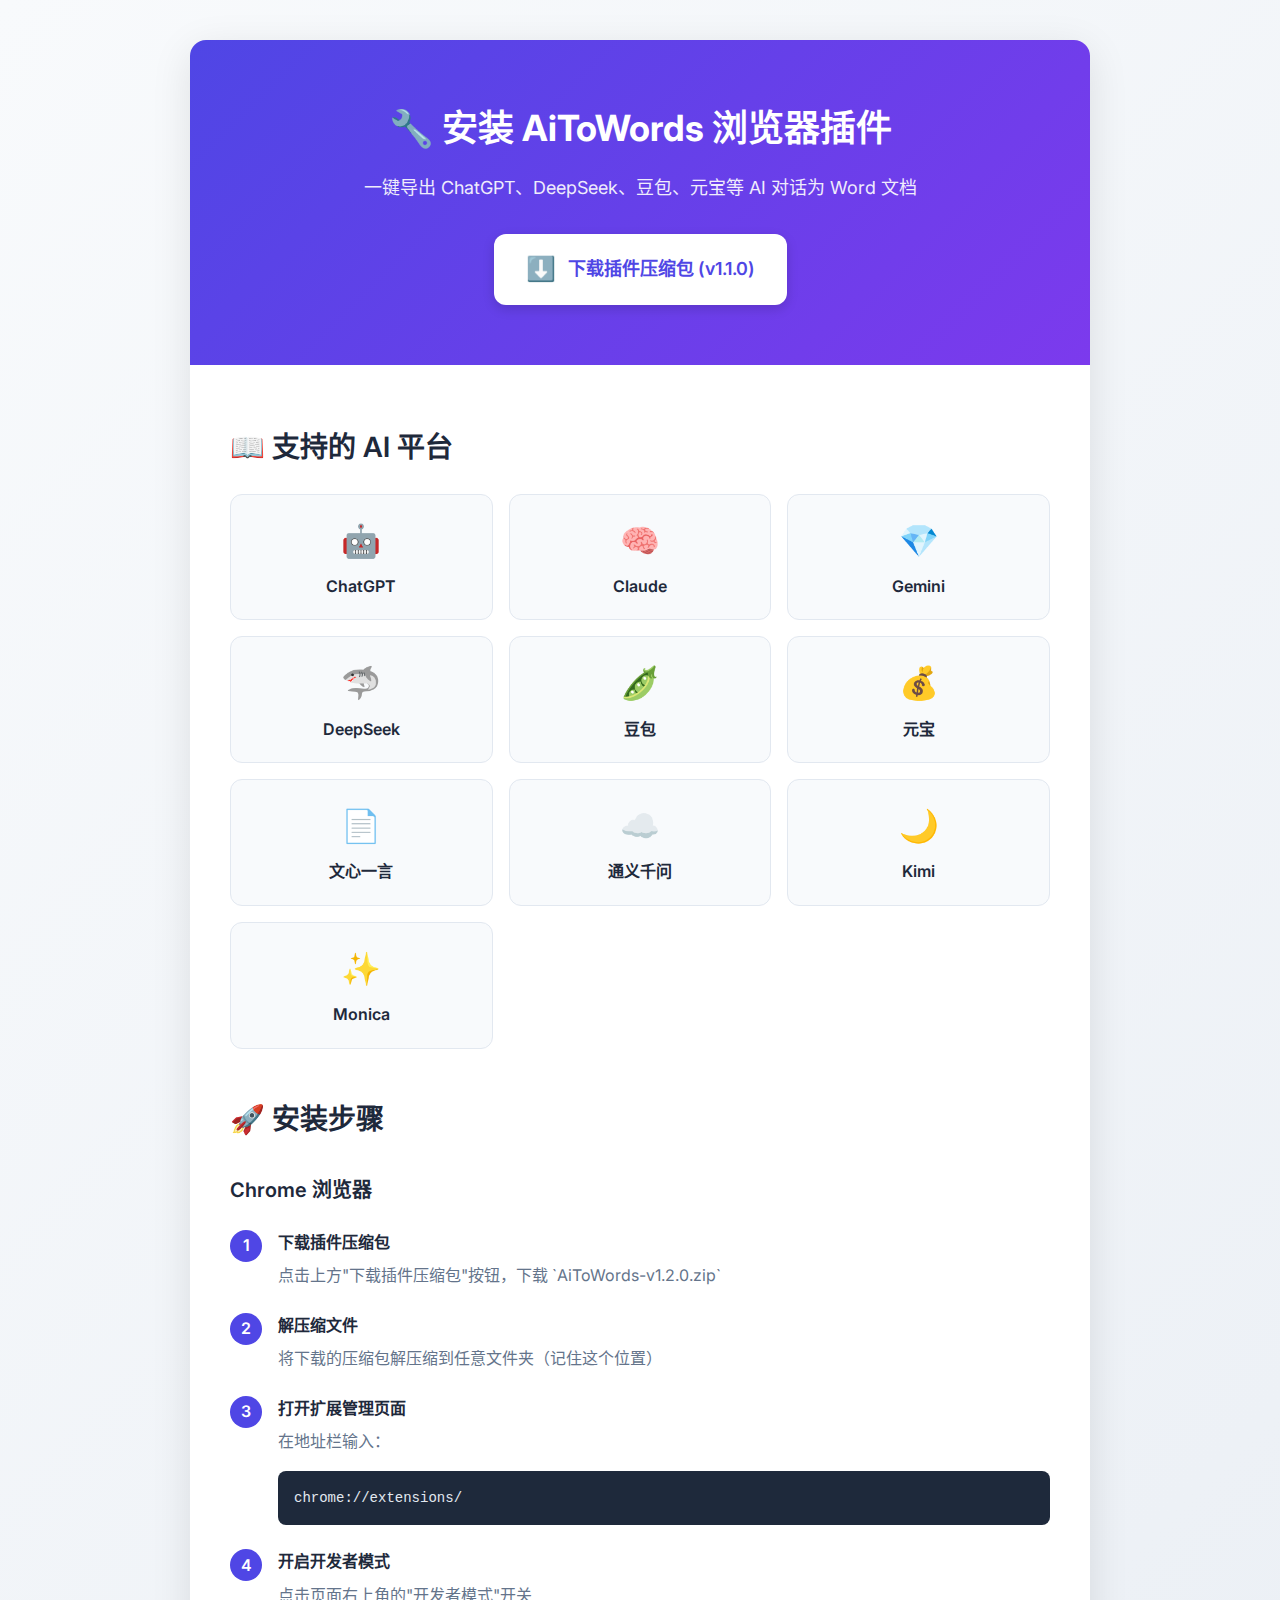
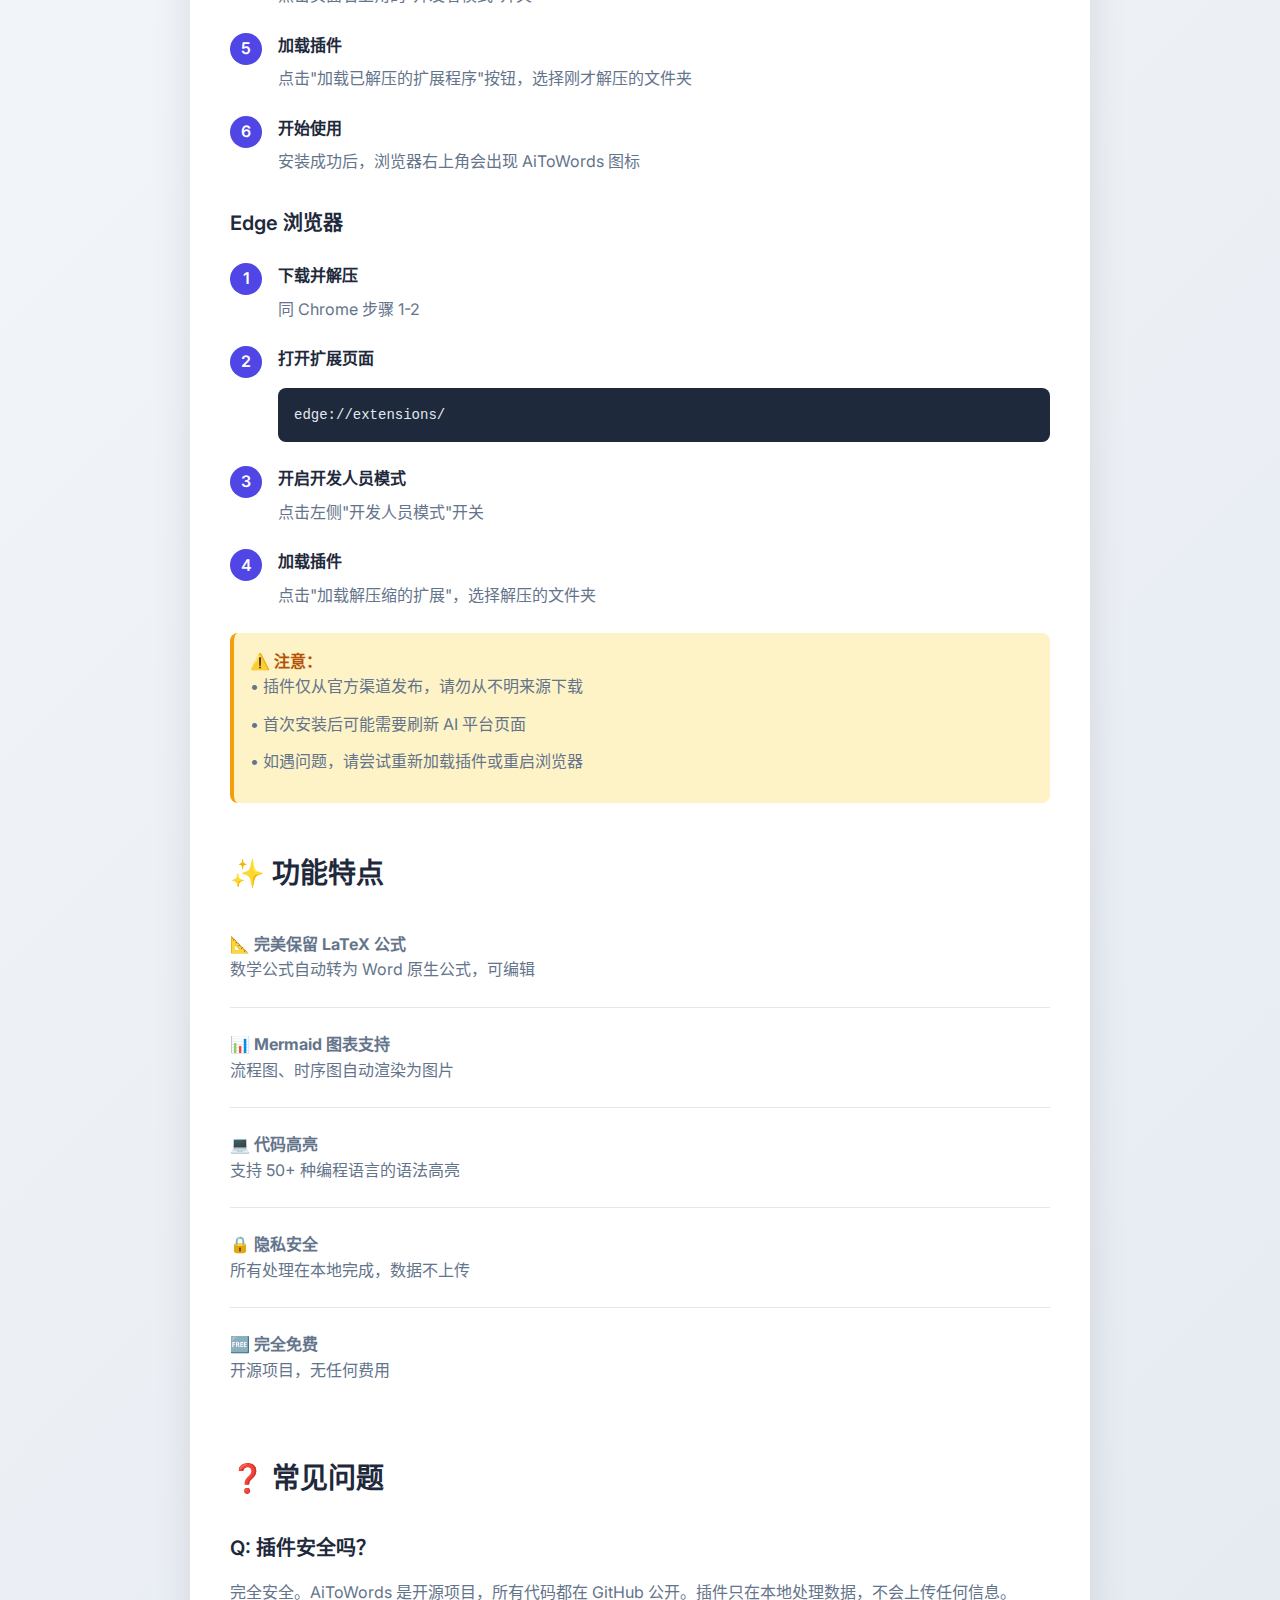
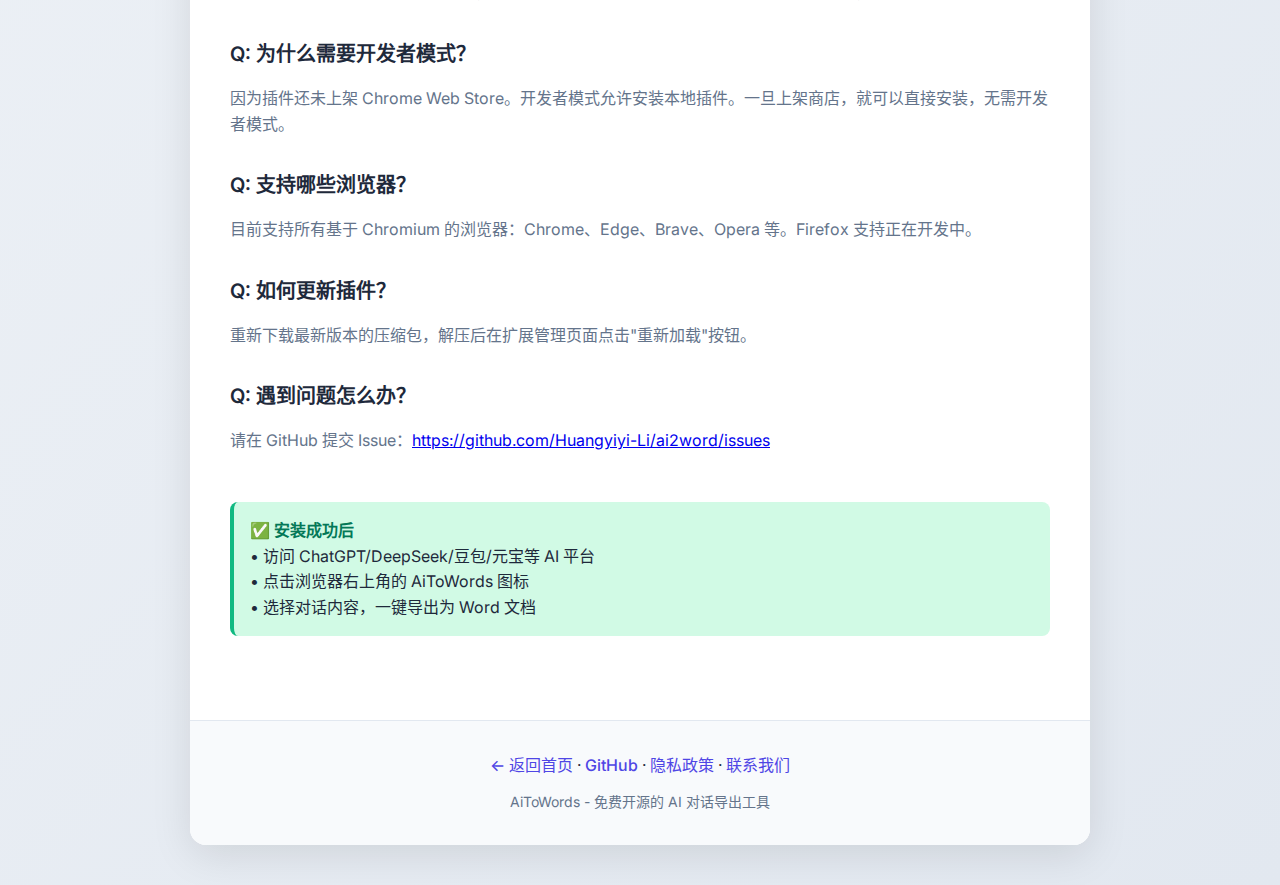
<file: webapp/install-en.html>
<!DOCTYPE html>
<html lang="zh-CN">
<head>
    <meta charset="UTF-8">
    <meta name="viewport" content="width=device-width, initial-scale=1.0">
    <title>安装 AiToWords 浏览器插件 | 免费AI对话导出工具</title>
    <meta name="description" content="下载 AiToWords 浏览器插件，支持 ChatGPT、DeepSeek、豆包、元宝等 AI 平台一键导出对话为 Word 文档">
    <meta name="keywords" content="AiToWords下载,浏览器插件,ChatGPT插件,DeepSeek插件,豆包插件,元宝插件">
    <link rel="canonical" href="https://www.aitowords.com/install.html">

    <!-- Open Graph -->
    <meta property="og:type" content="website">
    <meta property="og:url" content="https://www.aitowords.com/install.html">
    <meta property="og:title" content="安装 AiToWords 浏览器插件 | 免费AI对话导出工具">
    <meta property="og:description" content="下载 AiToWords 浏览器插件，支持 ChatGPT、DeepSeek、豆包、元宝等 AI 平台一键导出对话为 Word 文档">
    <meta property="og:image" content="https://www.aitowords.com/assets/install-og.png">
    <meta property="og:locale" content="zh_CN">

    <!-- Twitter Card -->
    <meta name="twitter:card" content="summary_large_image">
    <meta name="twitter:url" content="https://www.aitowords.com/install.html">
    <meta name="twitter:title" content="安装 AiToWords 浏览器插件">
    <meta name="twitter:description" content="下载 AiToWords 浏览器插件，支持 ChatGPT、DeepSeek、豆包、元宝等 AI 平台一键导出对话为 Word 文档">
    <meta name="twitter:image" content="https://www.aitowords.com/assets/install-og.png">
    <link rel="icon" type="image/png" href="extension/icons/icon128.png">
    <link href="https://fonts.googleapis.com/css2?family=Inter:wght@400;500;600;700&display=swap" rel="stylesheet">
    
    <style>
        :root {
            --primary: #4f46e5;
            --primary-dark: #4338ca;
            --text-primary: #1e293b;
            --text-secondary: #64748b;
            --bg-primary: #ffffff;
            --bg-secondary: #f8fafc;
            --border: #e2e8f0;
            --success: #10b981;
        }
        
        * {
            margin: 0;
            padding: 0;
            box-sizing: border-box;
        }
        
        body {
            font-family: 'Inter', -apple-system, BlinkMacSystemFont, sans-serif;
            line-height: 1.6;
            color: var(--text-primary);
            background: linear-gradient(135deg, #f8fafc 0%, #e2e8f0 100%);
            min-height: 100vh;
            padding: 40px 20px;
        }
        
        .container {
            max-width: 900px;
            margin: 0 auto;
            background: var(--bg-primary);
            border-radius: 16px;
            box-shadow: 0 10px 40px rgba(0, 0, 0, 0.1);
            overflow: hidden;
        }
        
        .header {
            background: linear-gradient(135deg, var(--primary) 0%, #7c3aed 100%);
            color: white;
            padding: 60px 40px;
            text-align: center;
        }
        
        .header h1 {
            font-size: 36px;
            font-weight: 700;
            margin-bottom: 16px;
        }
        
        .header p {
            font-size: 18px;
            opacity: 0.9;
            margin-bottom: 32px;
        }
        
        .download-btn {
            display: inline-flex;
            align-items: center;
            gap: 12px;
            background: white;
            color: var(--primary);
            padding: 16px 32px;
            border-radius: 12px;
            text-decoration: none;
            font-size: 18px;
            font-weight: 600;
            transition: all 0.3s;
            box-shadow: 0 4px 12px rgba(0, 0, 0, 0.15);
        }
        
        .download-btn:hover {
            transform: translateY(-2px);
            box-shadow: 0 6px 20px rgba(0, 0, 0, 0.2);
        }
        
        .download-btn span {
            font-size: 24px;
        }
        
        .content {
            padding: 60px 40px;
        }
        
        .section {
            margin-bottom: 48px;
        }
        
        .section h2 {
            font-size: 28px;
            font-weight: 600;
            margin-bottom: 24px;
            color: var(--text-primary);
        }
        
        .section h3 {
            font-size: 20px;
            font-weight: 600;
            margin-top: 32px;
            margin-bottom: 16px;
            color: var(--text-primary);
        }
        
        .section p, .section li {
            color: var(--text-secondary);
            margin-bottom: 12px;
        }
        
        .platform-grid {
            display: grid;
            grid-template-columns: repeat(auto-fit, minmax(200px, 1fr));
            gap: 16px;
            margin: 24px 0;
        }
        
        .platform-card {
            background: var(--bg-secondary);
            border: 1px solid var(--border);
            border-radius: 12px;
            padding: 20px;
            text-align: center;
            transition: all 0.2s;
        }
        
        .platform-card:hover {
            border-color: var(--primary);
            transform: translateY(-2px);
        }
        
        .platform-card .icon {
            font-size: 32px;
            margin-bottom: 8px;
        }
        
        .platform-card .name {
            font-weight: 600;
            color: var(--text-primary);
        }
        
        .step-list {
            list-style: none;
            counter-reset: step-counter;
            margin: 24px 0;
        }
        
        .step-list li {
            counter-increment: step-counter;
            position: relative;
            padding-left: 48px;
            margin-bottom: 24px;
        }
        
        .step-list li::before {
            content: counter(step-counter);
            position: absolute;
            left: 0;
            top: 0;
            width: 32px;
            height: 32px;
            background: var(--primary);
            color: white;
            border-radius: 50%;
            display: flex;
            align-items: center;
            justify-content: center;
            font-weight: 600;
        }
        
        .step-list li strong {
            color: var(--text-primary);
            display: block;
            margin-bottom: 8px;
        }
        
        .code-block {
            background: #1e293b;
            color: #e2e8f0;
            padding: 16px;
            border-radius: 8px;
            font-family: 'Monaco', 'Consolas', monospace;
            font-size: 14px;
            overflow-x: auto;
            margin: 16px 0;
        }
        
        .notice-box {
            background: #fef3c7;
            border-left: 4px solid #f59e0b;
            padding: 16px;
            border-radius: 8px;
            margin: 24px 0;
        }
        
        .notice-box strong {
            color: #b45309;
        }
        
        .success-box {
            background: #d1fae5;
            border-left: 4px solid var(--success);
            padding: 16px;
            border-radius: 8px;
            margin: 24px 0;
        }
        
        .success-box strong {
            color: #047857;
        }
        
        .footer {
            text-align: center;
            padding: 32px;
            background: var(--bg-secondary);
            border-top: 1px solid var(--border);
        }
        
        .footer a {
            color: var(--primary);
            text-decoration: none;
            font-weight: 500;
        }
        
        .footer a:hover {
            text-decoration: underline;
        }
        
        @media (max-width: 768px) {
            .header {
                padding: 40px 24px;
            }
            
            .header h1 {
                font-size: 28px;
            }
            
            .content {
                padding: 40px 24px;
            }
            
            .section h2 {
                font-size: 24px;
            }
        }
    </style>
</head>
<body>
    <div class="container">
        <div class="header">
            <h1>🔧 安装 AiToWords 浏览器插件</h1>
            <p>一键导出 ChatGPT、DeepSeek、豆包、元宝等 AI 对话为 Word 文档</p>
            <a href="downloads/AiToWords-v1.1.0.zip" class="download-btn" download>
                <span>⬇️</span>
                下载插件压缩包 (v1.1.0)
            </a>
        </div>
        
        <div class="content">
            <div class="section">
                <h2>📖 支持的 AI 平台</h2>
                <div class="platform-grid">
                    <div class="platform-card">
                        <div class="icon">🤖</div>
                        <div class="name">ChatGPT</div>
                    </div>
                    <div class="platform-card">
                        <div class="icon">🧠</div>
                        <div class="name">Claude</div>
                    </div>
                    <div class="platform-card">
                        <div class="icon">💎</div>
                        <div class="name">Gemini</div>
                    </div>
                    <div class="platform-card">
                        <div class="icon">🦈</div>
                        <div class="name">DeepSeek</div>
                    </div>
                    <div class="platform-card">
                        <div class="icon">🫛</div>
                        <div class="name">豆包</div>
                    </div>
                    <div class="platform-card">
                        <div class="icon">💰</div>
                        <div class="name">元宝</div>
                    </div>
                    <div class="platform-card">
                        <div class="icon">📄</div>
                        <div class="name">文心一言</div>
                    </div>
                    <div class="platform-card">
                        <div class="icon">☁️</div>
                        <div class="name">通义千问</div>
                    </div>
                    <div class="platform-card">
                        <div class="icon">🌙</div>
                        <div class="name">Kimi</div>
                    </div>
                    <div class="platform-card">
                        <div class="icon">✨</div>
                        <div class="name">Monica</div>
                    </div>
                </div>
            </div>
            
            <div class="section">
                <h2>🚀 安装步骤</h2>
                
                <h3>Chrome 浏览器</h3>
                <ol class="step-list">
                    <li>
                        <strong>下载插件压缩包</strong>
                        点击上方"下载插件压缩包"按钮，下载 `AiToWords-v1.2.0.zip`
                    </li>
                    <li>
                        <strong>解压缩文件</strong>
                        将下载的压缩包解压缩到任意文件夹（记住这个位置）
                    </li>
                    <li>
                        <strong>打开扩展管理页面</strong>
                        在地址栏输入：
                        <div class="code-block">chrome://extensions/</div>
                    </li>
                    <li>
                        <strong>开启开发者模式</strong>
                        点击页面右上角的"开发者模式"开关
                    </li>
                    <li>
                        <strong>加载插件</strong>
                        点击"加载已解压的扩展程序"按钮，选择刚才解压的文件夹
                    </li>
                    <li>
                        <strong>开始使用</strong>
                        安装成功后，浏览器右上角会出现 AiToWords 图标
                    </li>
                </ol>
                
                <h3>Edge 浏览器</h3>
                <ol class="step-list">
                    <li>
                        <strong>下载并解压</strong>
                        同 Chrome 步骤 1-2
                    </li>
                    <li>
                        <strong>打开扩展页面</strong>
                        <div class="code-block">edge://extensions/</div>
                    </li>
                    <li>
                        <strong>开启开发人员模式</strong>
                        点击左侧"开发人员模式"开关
                    </li>
                    <li>
                        <strong>加载插件</strong>
                        点击"加载解压缩的扩展"，选择解压的文件夹
                    </li>
                </ol>
                
                <div class="notice-box">
                    <strong>⚠️ 注意：</strong>
                    <p>• 插件仅从官方渠道发布，请勿从不明来源下载</p>
                    <p>• 首次安装后可能需要刷新 AI 平台页面</p>
                    <p>• 如遇问题，请尝试重新加载插件或重启浏览器</p>
                </div>
            </div>
            
            <div class="section">
                <h2>✨ 功能特点</h2>
                <ul style="list-style: none; padding: 0;">
                    <li style="padding: 12px 0; border-bottom: 1px solid var(--border);">
                        <strong>📐 完美保留 LaTeX 公式</strong>
                        <p>数学公式自动转为 Word 原生公式，可编辑</p>
                    </li>
                    <li style="padding: 12px 0; border-bottom: 1px solid var(--border);">
                        <strong>📊 Mermaid 图表支持</strong>
                        <p>流程图、时序图自动渲染为图片</p>
                    </li>
                    <li style="padding: 12px 0; border-bottom: 1px solid var(--border);">
                        <strong>💻 代码高亮</strong>
                        <p>支持 50+ 种编程语言的语法高亮</p>
                    </li>
                    <li style="padding: 12px 0; border-bottom: 1px solid var(--border);">
                        <strong>🔒 隐私安全</strong>
                        <p>所有处理在本地完成，数据不上传</p>
                    </li>
                    <li style="padding: 12px 0;">
                        <strong>🆓 完全免费</strong>
                        <p>开源项目，无任何费用</p>
                    </li>
                </ul>
            </div>
            
            <div class="section">
                <h2>❓ 常见问题</h2>
                
                <h3>Q: 插件安全吗？</h3>
                <p>完全安全。AiToWords 是开源项目，所有代码都在 GitHub 公开。插件只在本地处理数据，不会上传任何信息。</p>
                
                <h3>Q: 为什么需要开发者模式？</h3>
                <p>因为插件还未上架 Chrome Web Store。开发者模式允许安装本地插件。一旦上架商店，就可以直接安装，无需开发者模式。</p>
                
                <h3>Q: 支持哪些浏览器？</h3>
                <p>目前支持所有基于 Chromium 的浏览器：Chrome、Edge、Brave、Opera 等。Firefox 支持正在开发中。</p>
                
                <h3>Q: 如何更新插件？</h3>
                <p>重新下载最新版本的压缩包，解压后在扩展管理页面点击"重新加载"按钮。</p>
                
                <h3>Q: 遇到问题怎么办？</h3>
                <p>请在 GitHub 提交 Issue：<a href="https://github.com/Huangyiyi-Li/ai2word/issues" target="_blank">https://github.com/Huangyiyi-Li/ai2word/issues</a></p>
            </div>
            
            <div class="success-box">
                <strong>✅ 安装成功后</strong>
                <p>• 访问 ChatGPT/DeepSeek/豆包/元宝等 AI 平台</p>
                <p>• 点击浏览器右上角的 AiToWords 图标</p>
                <p>• 选择对话内容，一键导出为 Word 文档</p>
            </div>
        </div>
        
        <div class="footer">
            <p>
                <a href="/">← 返回首页</a> · 
                <a href="https://github.com/Huangyiyi-Li/ai2word" target="_blank">GitHub</a> · 
                <a href="privacy.html">隐私政策</a> · 
                <a href="contact.html">联系我们</a>
            </p>
            <p style="margin-top: 12px; color: var(--text-secondary); font-size: 14px;">
                AiToWords - 免费开源的 AI 对话导出工具
            </p>
        </div>
    </div>
    
    <!-- Google tag (gtag.js) -->
    <script async src="https://www.googletagmanager.com/gtag/js?id=G-71C191VNS7"></script>
    <script>
        window.dataLayer = window.dataLayer || [];
        function gtag(){dataLayer.push(arguments);}
        gtag('js', new Date());
        gtag('config', 'G-71C191VNS7');
    </script>
</body>
</html>
</file>
